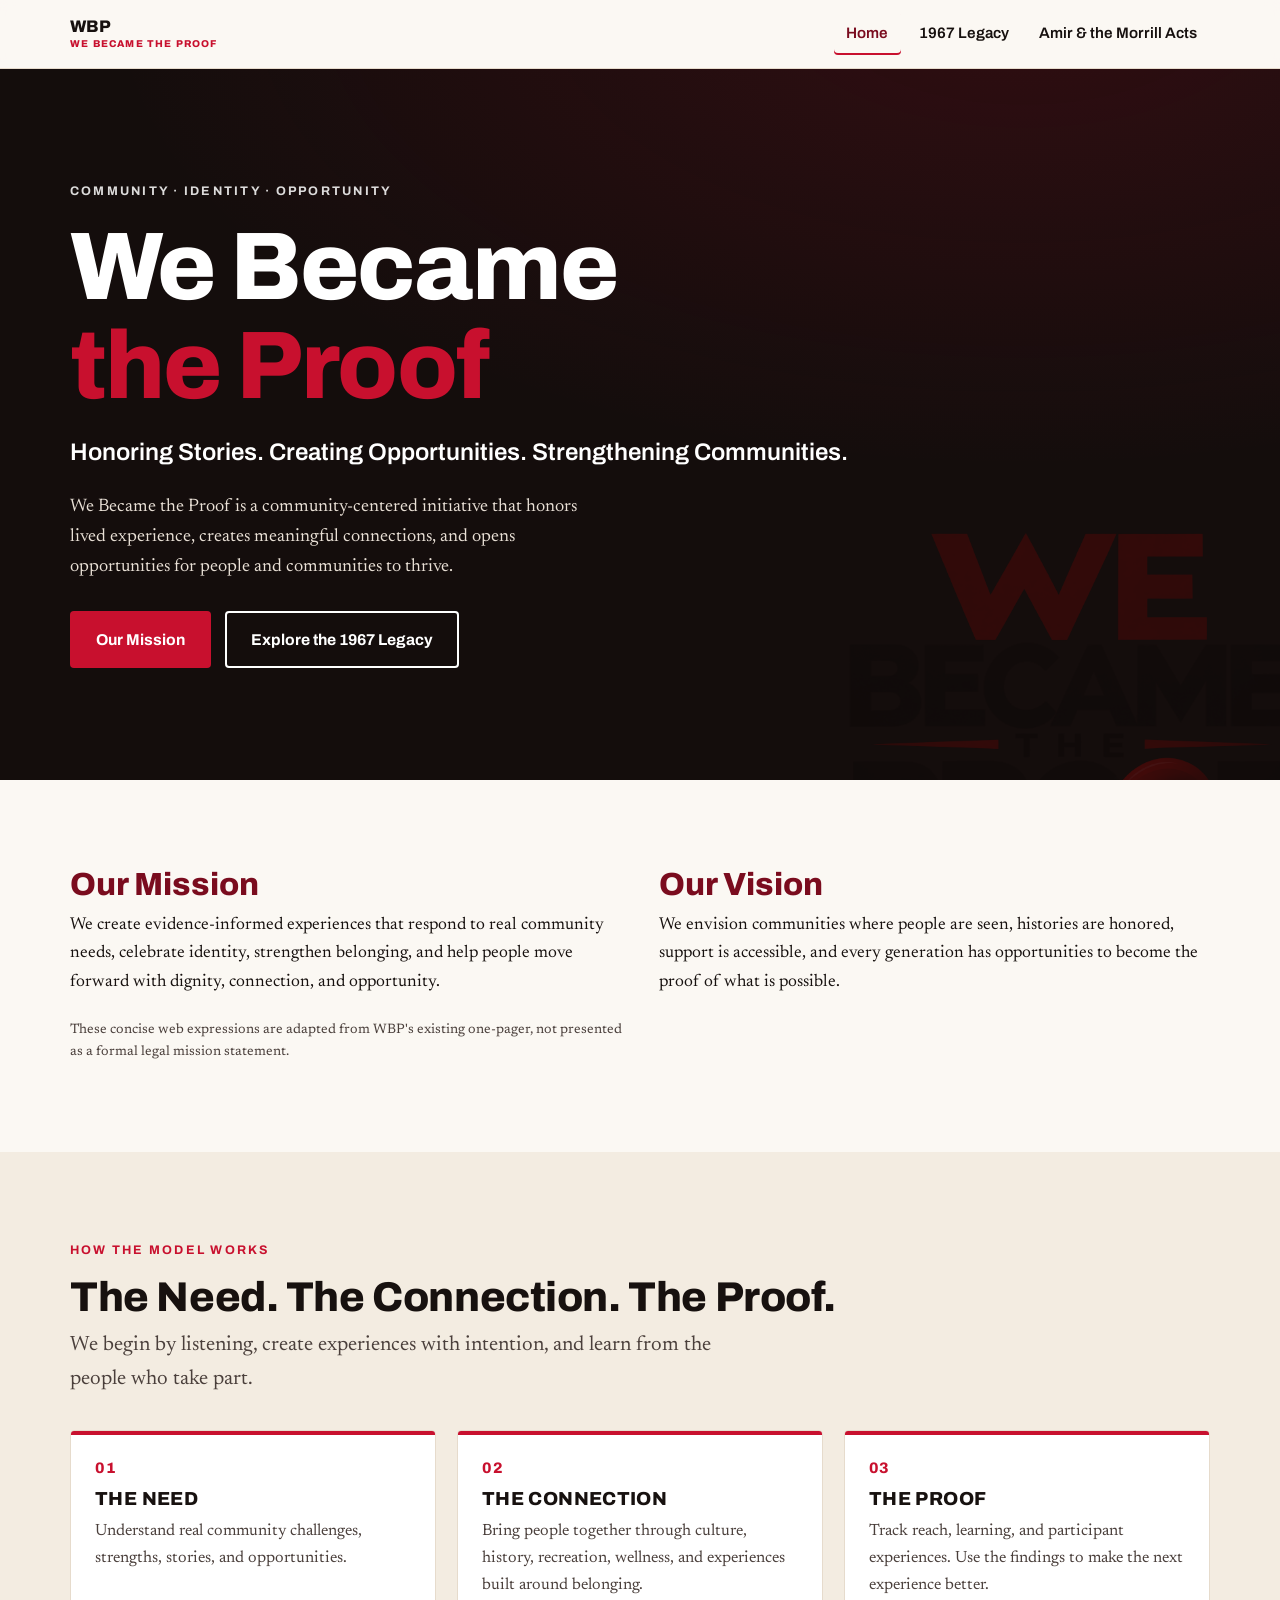
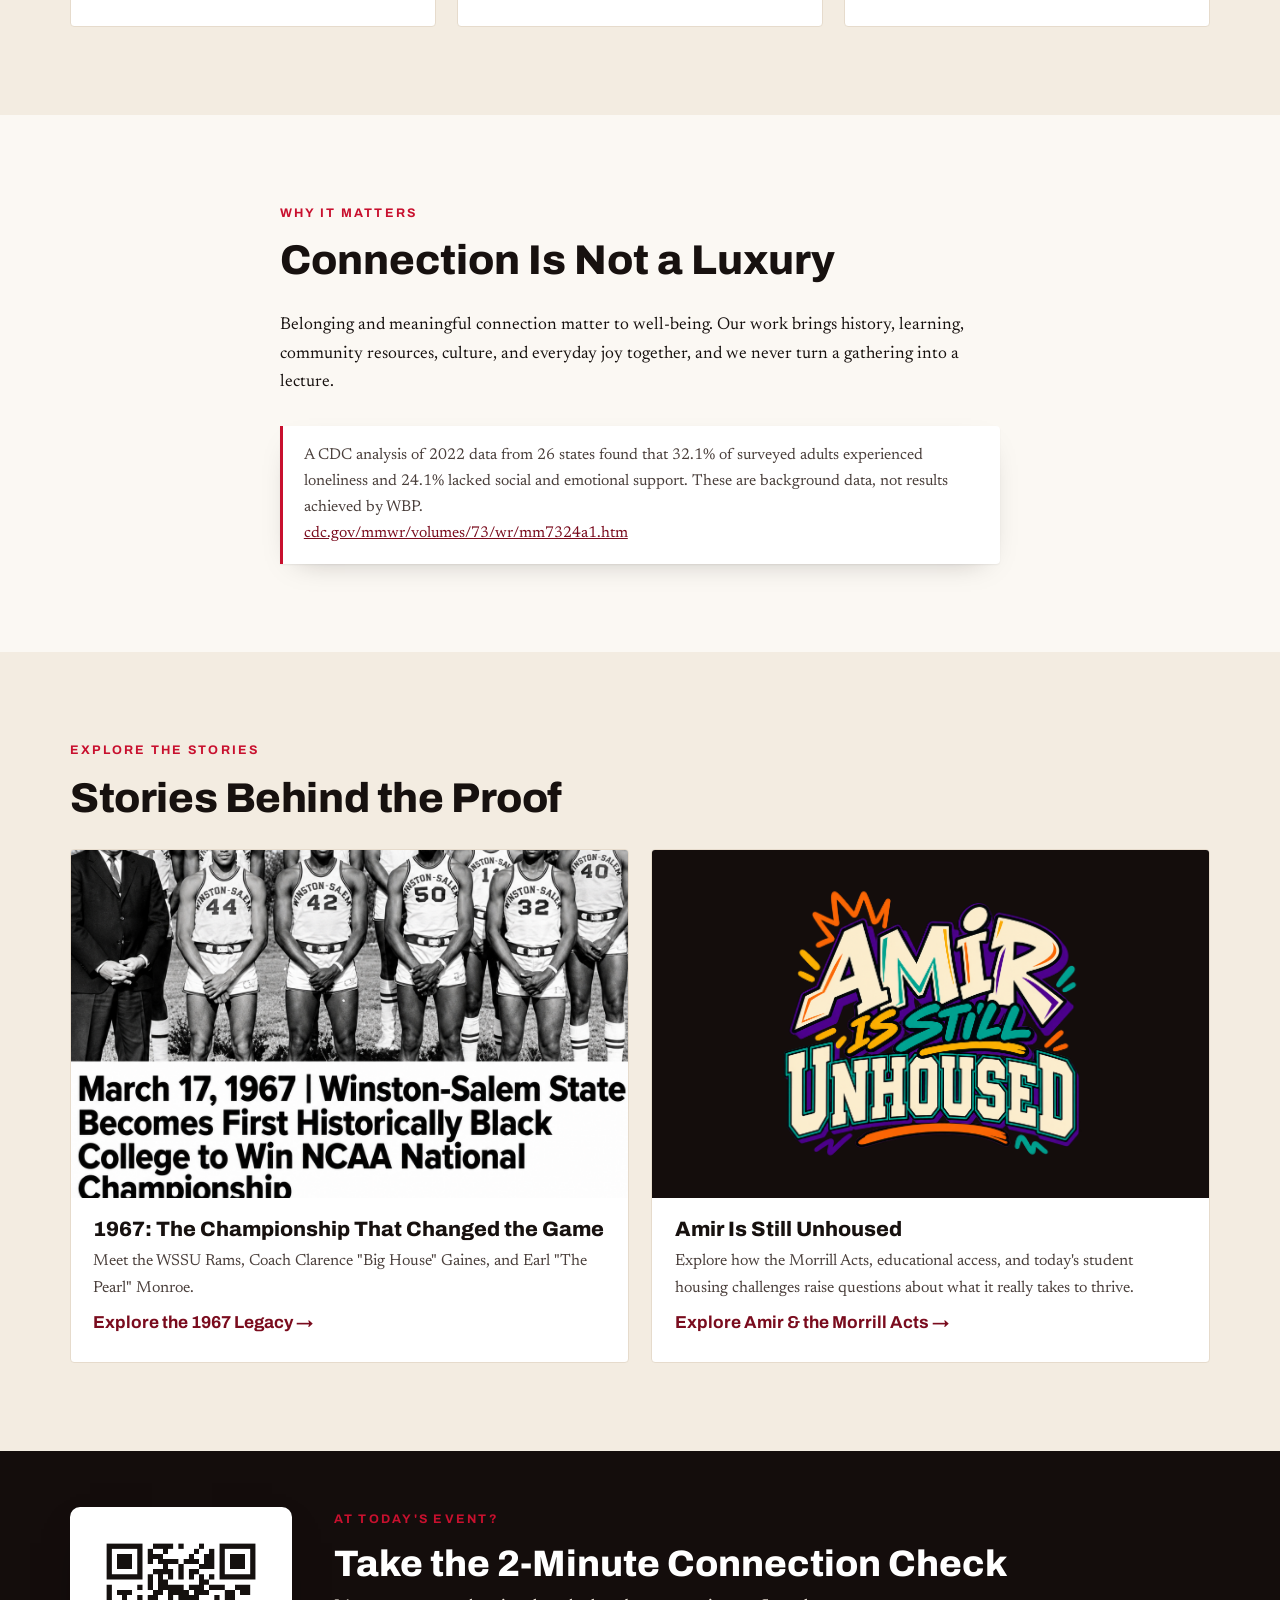
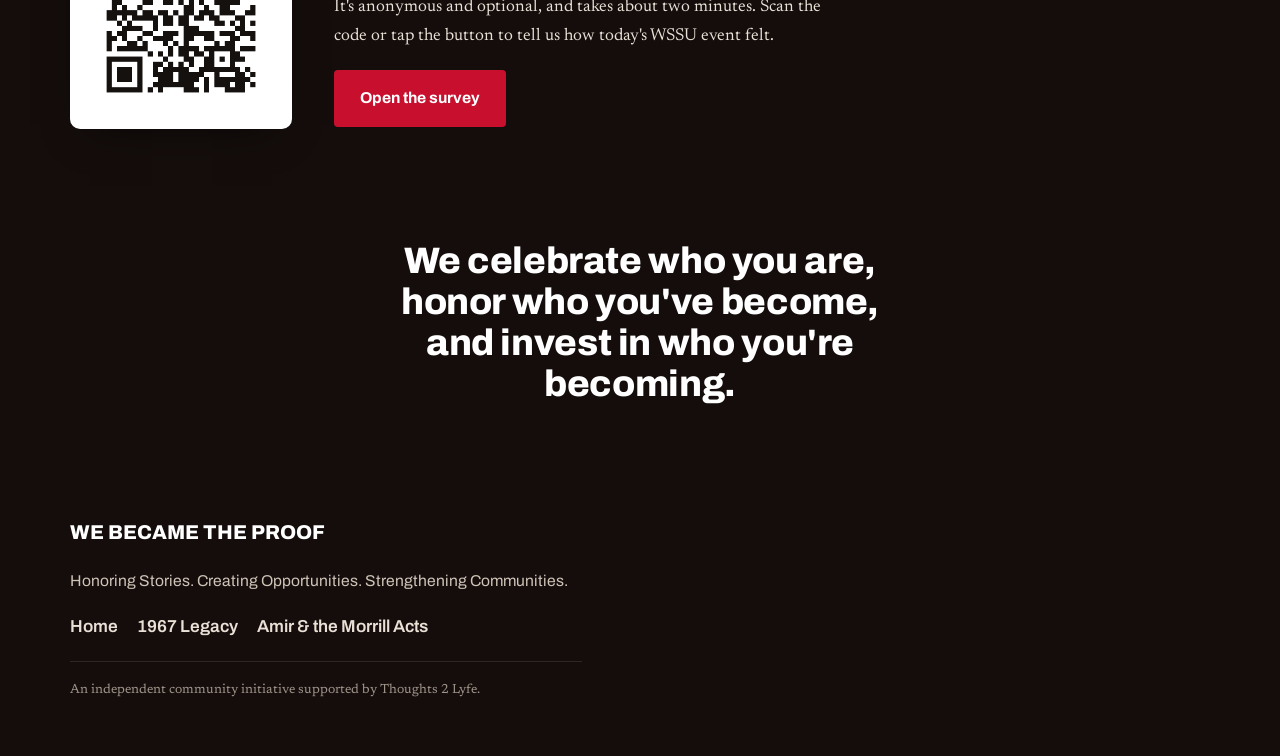
<file: index.html>
<!doctype html>
<html lang="en">
<head>
<meta charset="utf-8">
<meta name="viewport" content="width=device-width, initial-scale=1, viewport-fit=cover">
<title>We Became the Proof</title>
<meta name="description" content="We Became the Proof is a community-centered initiative that honors lived experience, creates meaningful connections, and opens opportunities for people and communities to thrive.">
<meta property="og:title" content="We Became the Proof">
<meta property="og:description" content="Honoring Stories. Creating Opportunities. Strengthening Communities.">
<meta property="og:type" content="website">
<link rel="icon" href="/favicon.ico" sizes="any">
<link rel="icon" href="/favicon.svg" type="image/svg+xml">
<link rel="apple-touch-icon" href="/apple-touch-icon.png">
<link rel="preconnect" href="https://fonts.googleapis.com">
<link rel="preconnect" href="https://fonts.gstatic.com" crossorigin>
<link rel="stylesheet" href="https://fonts.googleapis.com/css2?family=Archivo:wght@500;600;700;800&family=Newsreader:ital,opsz,wght@0,6..72,400;0,6..72,500;0,6..72,600;1,6..72,400&display=swap">
<link rel="stylesheet" href="styles.css">
</head>
<body>
<a class="skip" href="#main">Skip to content</a>

<header class="site-header">
  <div class="wrap nav">
    <a class="brand" href="index.html" aria-label="We Became the Proof home">
      <!-- When the official transparent logo is available, uncomment:
      <img src="assets/WBP_Official_Transparent_Logo.png" alt="We Became the Proof logo"> -->
      <span class="brand-mark">WBP<small>We Became the Proof</small></span>
    </a>
    <button class="nav-toggle" aria-expanded="false" aria-controls="nav-links">
      <span class="bars" aria-hidden="true"></span> Menu
    </button>
    <ul class="nav-links" id="nav-links">
      <li><a href="index.html" aria-current="page">Home</a></li>
      <li><a href="1967.html">1967 Legacy</a></li>
      <li><a href="amir.html">Amir &amp; the Morrill Acts</a></li>
    </ul>
  </div>
</header>

<main id="main">

  <!-- HERO -->
  <section class="hero">
    <img class="hero-mark" src="assets/WBP_Wordmark_Dark.png" alt="" aria-hidden="true">
    <div class="wrap">
      <p class="eyebrow">Community · Identity · Opportunity</p>
      <h1>We Became <span class="accent">the Proof</span></h1>
      <p class="sub">Honoring Stories. Creating Opportunities. Strengthening Communities.</p>
      <p class="hero-text">We Became the Proof is a community-centered initiative that honors lived experience, creates meaningful connections, and opens opportunities for people and communities to thrive.</p>
      <div class="cta-row">
        <a class="btn" href="#mission"><span>Our Mission</span></a>
        <a class="btn-ghost" href="1967.html"><span>Explore the 1967 Legacy</span></a>
      </div>
    </div>
  </section>

  <!-- MISSION / VISION -->
  <section class="section" id="mission">
    <div class="wrap two-col">
      <div class="statement">
        <h2>Our Mission</h2>
        <p class="measure">We create evidence-informed experiences that respond to real community needs, celebrate identity, strengthen belonging, and help people move forward with dignity, connection, and opportunity.</p>
      </div>
      <div class="statement">
        <h2>Our Vision</h2>
        <p class="measure">We envision communities where people are seen, histories are honored, support is accessible, and every generation has opportunities to become the proof of what is possible.</p>
      </div>
    </div>
    <div class="wrap" style="margin-top:1.4rem">
      <p style="font-size:.85rem;color:var(--ink-soft);max-width:70ch">These concise web expressions are adapted from WBP's existing one-pager, not presented as a formal legal mission statement.</p>
    </div>
  </section>

  <!-- THE MODEL -->
  <section class="section band">
    <div class="wrap">
      <p class="eyebrow">How the model works</p>
      <h2 style="font-family:var(--font-display);font-weight:800;font-size:clamp(1.7rem,3.4vw,2.6rem);letter-spacing:-.01em;margin-bottom:.6rem">The Need. The Connection. The Proof.</h2>
      <p class="lede" style="margin-bottom:2rem">We begin by listening, create experiences with intention, and learn from the people who take part.</p>
      <div class="cards">
        <div class="card">
          <p class="num">01</p>
          <h3>The Need</h3>
          <p>Understand real community challenges, strengths, stories, and opportunities.</p>
        </div>
        <div class="card">
          <p class="num">02</p>
          <h3>The Connection</h3>
          <p>Bring people together through culture, history, recreation, wellness, and experiences built around belonging.</p>
        </div>
        <div class="card">
          <p class="num">03</p>
          <h3>The Proof</h3>
          <p>Track reach, learning, and participant experiences. Use the findings to make the next experience better.</p>
        </div>
      </div>
    </div>
  </section>

  <!-- WHY IT MATTERS -->
  <section class="section">
    <div class="wrap narrow stack-lg">
      <div>
        <p class="eyebrow">Why it matters</p>
        <h2 style="font-family:var(--font-display);font-weight:800;font-size:clamp(1.7rem,3.4vw,2.6rem)">Connection Is Not a Luxury</h2>
      </div>
      <p>Belonging and meaningful connection matter to well-being. Our work brings history, learning, community resources, culture, and everyday joy together, and we never turn a gathering into a lecture.</p>
      <div class="citation">
        A CDC analysis of 2022 data from 26 states found that 32.1% of surveyed adults experienced loneliness and 24.1% lacked social and emotional support. These are background data, not results achieved by WBP.
        <br><a href="https://www.cdc.gov/mmwr/volumes/73/wr/mm7324a1.htm" target="_blank" rel="noopener">cdc.gov/mmwr/volumes/73/wr/mm7324a1.htm</a>
      </div>
    </div>
  </section>

  <!-- STORIES -->
  <section class="section band">
    <div class="wrap">
      <p class="eyebrow">Explore the stories</p>
      <h2 style="font-family:var(--font-display);font-weight:800;font-size:clamp(1.7rem,3.4vw,2.6rem);margin-bottom:1.8rem">Stories Behind the Proof</h2>
      <div class="tiles">
        <a class="tile" href="1967.html">
          <div class="thumb"><img src="assets/1967_championship_restored.png" alt="The 1967 Winston-Salem State championship team"></div>
          <div class="body">
            <h3>1967: The Championship That Changed the Game</h3>
            <p>Meet the WSSU Rams, Coach Clarence "Big House" Gaines, and Earl "The Pearl" Monroe.</p>
            <span class="more">Explore the 1967 Legacy →</span>
          </div>
        </a>
        <a class="tile" href="amir.html">
          <div class="thumb" style="display:flex;align-items:center;justify-content:center"><img src="assets/amir-graffiti-logo.png" alt="Amir Is Still Unhoused" style="object-fit:contain;padding:1.4rem"></div>
          <div class="body">
            <h3>Amir Is Still Unhoused</h3>
            <p>Explore how the Morrill Acts, educational access, and today's student housing challenges raise questions about what it really takes to thrive.</p>
            <span class="more">Explore Amir &amp; the Morrill Acts →</span>
          </div>
        </a>
      </div>
    </div>
  </section>

  <!-- SURVEY / QR -->
  <section class="section--tight band-dark" id="survey">
    <div class="wrap survey-grid">
      <div class="qr-card"><img src="assets/survey-qr.png" alt="QR code linking to the We Became the Proof survey" width="190" height="190"></div>
      <div>
        <p class="eyebrow">At today's event?</p>
        <h2 style="color:#fff;font-family:var(--font-display);font-weight:800;font-size:clamp(1.6rem,3.2vw,2.3rem);margin-bottom:.6rem">Take the 2-Minute Connection Check</h2>
        <p style="color:#E9E0D6;max-width:50ch;margin-bottom:1.2rem">It's anonymous and optional, and takes about two minutes. Scan the code or tap the button to tell us how today's WSSU event felt.</p>
        <a class="btn" id="survey-link" href="survey.html"><span>Open the survey</span></a>
      </div>
    </div>
  </section>

  <!-- CLOSING -->
  <section class="section--tight band-dark closing">
    <div class="wrap">
      <p>We celebrate who you are, honor who you've become, and invest in who you're becoming.</p>
    </div>
  </section>

</main>

<footer class="site-footer">
  <div class="wrap">
    <div class="f-brand">We Became the Proof</div>
    <p class="tagline">Honoring Stories. Creating Opportunities. Strengthening Communities.</p>
    <nav aria-label="Footer">
      <a href="index.html">Home</a>
      <a href="1967.html">1967 Legacy</a>
      <a href="amir.html">Amir &amp; the Morrill Acts</a>
    </nav>
    <p class="note">An independent community initiative supported by Thoughts 2 Lyfe.</p>
  </div>
</footer>

<script>
(function(){
  var t=document.querySelector('.nav-toggle'), l=document.getElementById('nav-links');
  function sync(){ if(window.matchMedia('(max-width:820px)').matches){ l.hidden = t.getAttribute('aria-expanded')!=='true'; } else { l.hidden=false; } }
  t.addEventListener('click',function(){ var open=t.getAttribute('aria-expanded')==='true'; t.setAttribute('aria-expanded',String(!open)); l.hidden=open; });
  window.addEventListener('resize',sync); sync();
})();
</script>
</body>
</html>
</file>
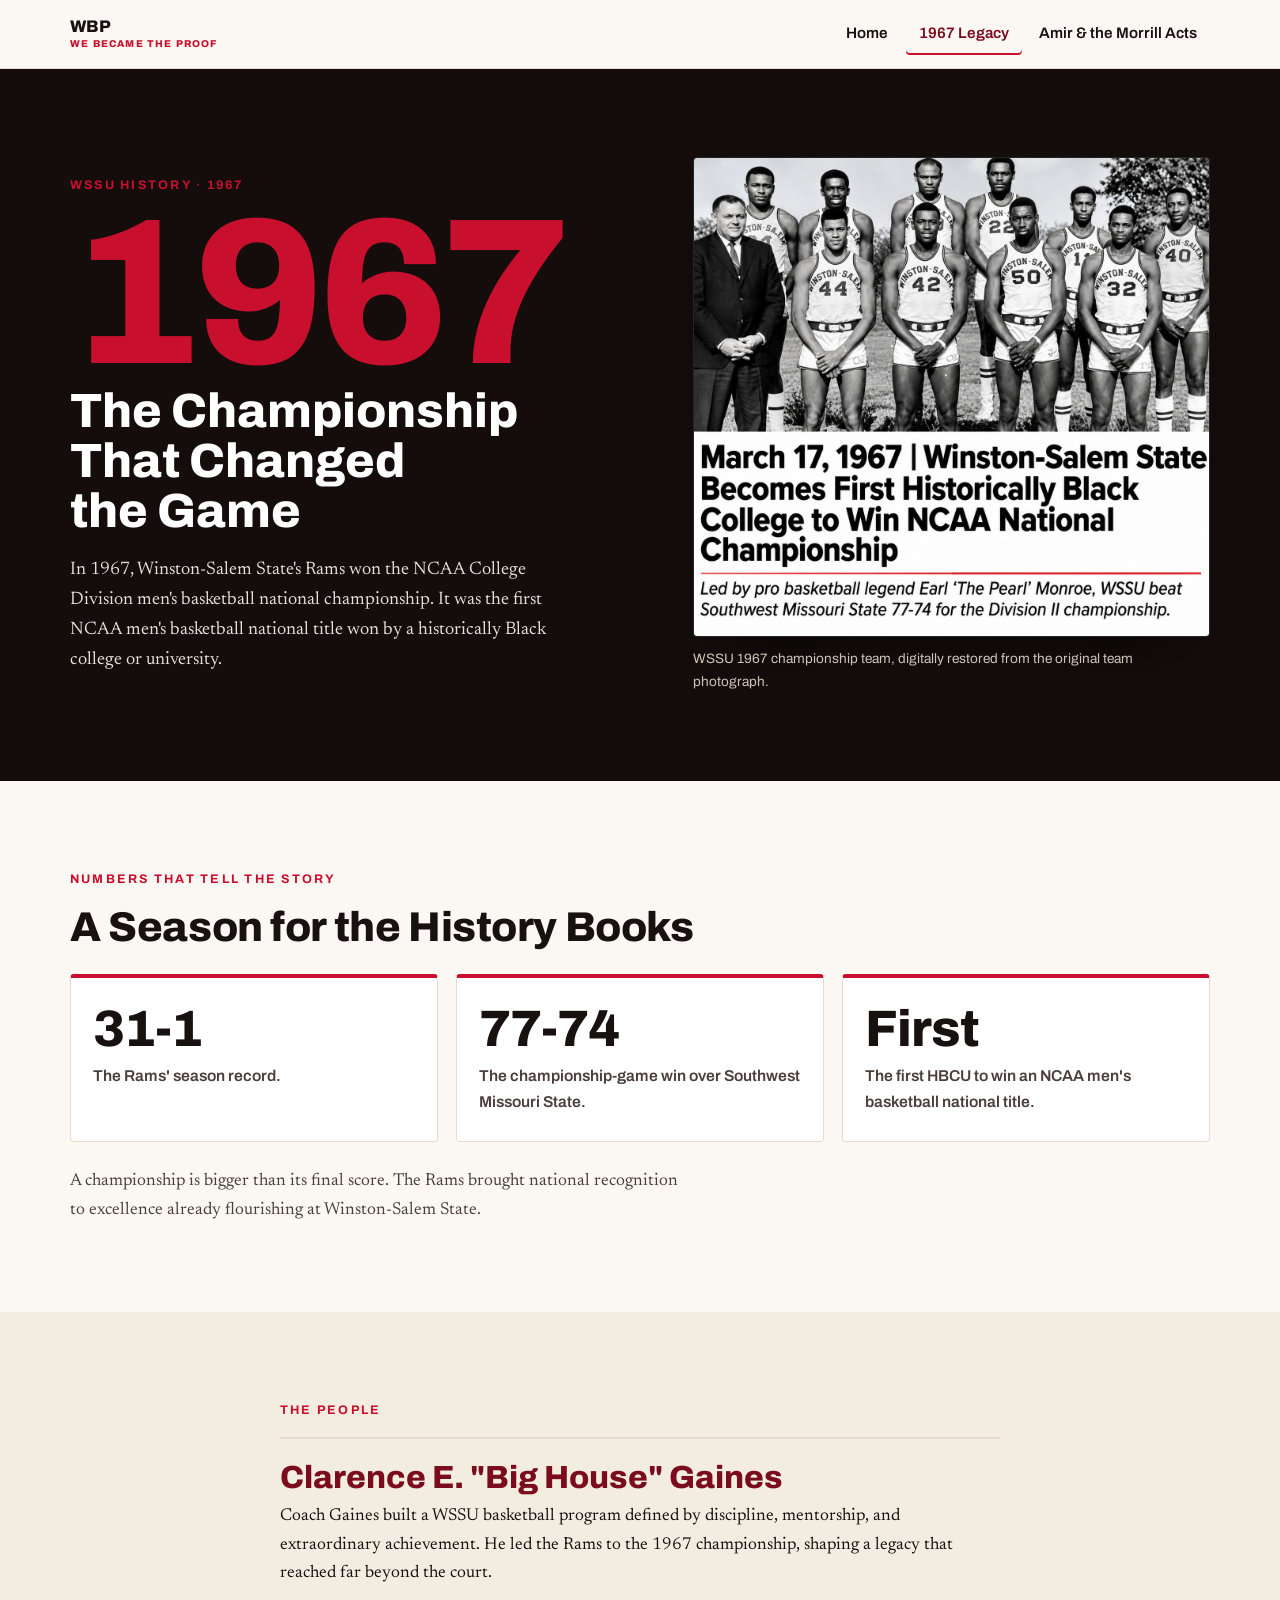
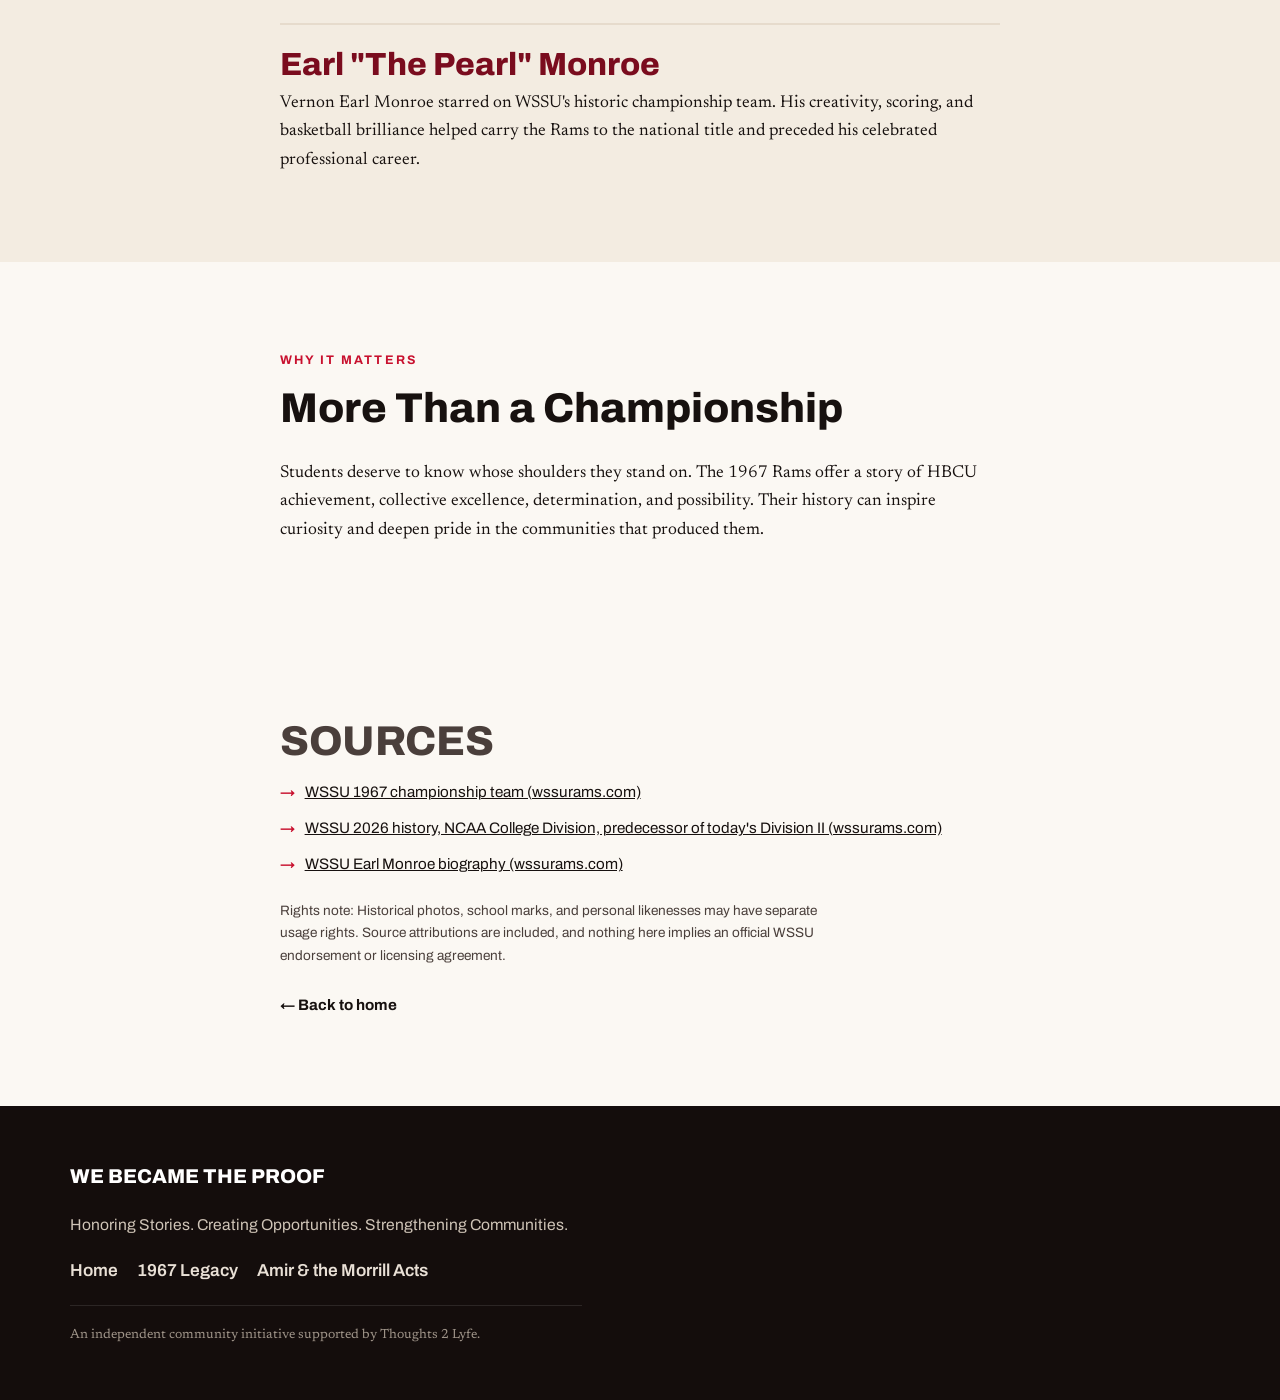
<file: 1967.html>
<!doctype html>
<html lang="en">
<head>
<meta charset="utf-8">
<meta name="viewport" content="width=device-width, initial-scale=1, viewport-fit=cover">
<title>The 1967 Championship That Changed the Game</title>
<meta name="description" content="In 1967, Winston-Salem State's Rams became the first HBCU to win an NCAA men's basketball national title. The story of Coach Gaines, Earl Monroe, and a history worth teaching.">
<meta property="og:title" content="1967: The Championship That Changed the Game">
<meta property="og:description" content="The first NCAA men's basketball national title won by a historically Black college or university.">
<meta property="og:type" content="article">
<link rel="icon" href="/favicon.ico" sizes="any">
<link rel="icon" href="/favicon.svg" type="image/svg+xml">
<link rel="apple-touch-icon" href="/apple-touch-icon.png">
<link rel="preconnect" href="https://fonts.googleapis.com">
<link rel="preconnect" href="https://fonts.gstatic.com" crossorigin>
<link rel="stylesheet" href="https://fonts.googleapis.com/css2?family=Archivo:wght@500;600;700;800&family=Newsreader:ital,opsz,wght@0,6..72,400;0,6..72,500;0,6..72,600;1,6..72,400&display=swap">
<link rel="stylesheet" href="styles.css">
</head>
<body>
<a class="skip" href="#main">Skip to content</a>

<header class="site-header">
  <div class="wrap nav">
    <a class="brand" href="index.html" aria-label="We Became the Proof home">
      <span class="brand-mark">WBP<small>We Became the Proof</small></span>
    </a>
    <button class="nav-toggle" aria-expanded="false" aria-controls="nav-links">
      <span class="bars" aria-hidden="true"></span> Menu
    </button>
    <ul class="nav-links" id="nav-links">
      <li><a href="index.html">Home</a></li>
      <li><a href="1967.html" aria-current="page">1967 Legacy</a></li>
      <li><a href="amir.html">Amir &amp; the Morrill Acts</a></li>
    </ul>
  </div>
</header>

<main id="main">

  <!-- HERO -->
  <section class="feature-hero band-dark">
    <div class="wrap section split">
      <div>
        <p class="eyebrow">WSSU History · 1967</p>
        <p class="display-year">1967</p>
        <h1 style="color:#fff;font-weight:800;font-size:clamp(1.9rem,4vw,3rem);margin:.6rem 0 1.1rem;max-width:18ch">The Championship That Changed the Game</h1>
        <p style="color:#E9E0D6;font-size:1.14rem;max-width:52ch">In 1967, Winston-Salem State's Rams won the NCAA College Division men's basketball national championship. It was the first NCAA men's basketball national title won by a historically Black college or university.</p>
      </div>
      <figure style="margin:0">
        <div class="frame"><img src="assets/1967_championship_restored.png" alt="The 1967 Winston-Salem State championship team, with Coach Clarence Gaines at left"></div>
        <figcaption>WSSU 1967 championship team, digitally restored from the original team photograph.</figcaption>
      </figure>
    </div>
  </section>

  <!-- STATS -->
  <section class="section">
    <div class="wrap">
      <p class="eyebrow">Numbers that tell the story</p>
      <h2 style="font-family:var(--font-display);font-weight:800;font-size:clamp(1.7rem,3.4vw,2.6rem);margin-bottom:1.6rem">A Season for the History Books</h2>
      <div class="stats">
        <div class="stat"><div class="fig">31-1</div><div class="label">The Rams' season record.</div></div>
        <div class="stat"><div class="fig">77-74</div><div class="label">The championship-game win over Southwest Missouri State.</div></div>
        <div class="stat"><div class="fig">First</div><div class="label">The first HBCU to win an NCAA men's basketball national title.</div></div>
      </div>
      <p class="measure" style="margin-top:1.6rem;color:var(--ink-soft)">A championship is bigger than its final score. The Rams brought national recognition to excellence already flourishing at Winston-Salem State.</p>
    </div>
  </section>

  <!-- PEOPLE -->
  <section class="section band">
    <div class="wrap narrow">
      <p class="eyebrow">The people</p>
      <div class="people">
        <div class="person">
          <h3>Clarence E. "Big House" Gaines</h3>
          <p>Coach Gaines built a WSSU basketball program defined by discipline, mentorship, and extraordinary achievement. He led the Rams to the 1967 championship, shaping a legacy that reached far beyond the court.</p>
        </div>
        <div class="person">
          <h3>Earl "The Pearl" Monroe</h3>
          <p>Vernon Earl Monroe starred on WSSU's historic championship team. His creativity, scoring, and basketball brilliance helped carry the Rams to the national title and preceded his celebrated professional career.</p>
        </div>
      </div>
    </div>
  </section>

  <!-- WHY IT MATTERS -->
  <section class="section">
    <div class="wrap narrow stack-lg">
      <div>
        <p class="eyebrow">Why it matters</p>
        <h2 style="font-family:var(--font-display);font-weight:800;font-size:clamp(1.7rem,3.4vw,2.6rem)">More Than a Championship</h2>
      </div>
      <p>Students deserve to know whose shoulders they stand on. The 1967 Rams offer a story of HBCU achievement, collective excellence, determination, and possibility. Their history can inspire curiosity and deepen pride in the communities that produced them.</p>
    </div>
  </section>

  <!-- SOURCES -->
  <section class="section sources">
    <div class="wrap narrow">
      <h2>Sources</h2>
      <ul>
        <li><a href="https://wssurams.com/honors/c-e-big-house-gaines-hall-of-fame/1967-ncaa-championship-basketball-team/107" target="_blank" rel="noopener">WSSU 1967 championship team (wssurams.com)</a></li>
        <li><a href="https://wssurams.com/news/2026/8/6/general-wssu-to-induct-2026-clarence-e-big-house-gaines-athletic-hall-of-fame-class.aspx" target="_blank" rel="noopener">WSSU 2026 history, NCAA College Division, predecessor of today's Division II (wssurams.com)</a></li>
        <li><a href="https://wssurams.com/sports/2022/4/11/about-hall-of-fame-Hall-of-Fame-Bios-Earl-Monroe-Bio.aspx" target="_blank" rel="noopener">WSSU Earl Monroe biography (wssurams.com)</a></li>
      </ul>
      <p class="rights">Rights note: Historical photos, school marks, and personal likenesses may have separate usage rights. Source attributions are included, and nothing here implies an official WSSU endorsement or licensing agreement.</p>
      <p style="margin-top:1.6rem"><a class="back-home" href="index.html">← Back to home</a></p>
    </div>
  </section>

</main>

<footer class="site-footer">
  <div class="wrap">
    <div class="f-brand">We Became the Proof</div>
    <p class="tagline">Honoring Stories. Creating Opportunities. Strengthening Communities.</p>
    <nav aria-label="Footer">
      <a href="index.html">Home</a>
      <a href="1967.html">1967 Legacy</a>
      <a href="amir.html">Amir &amp; the Morrill Acts</a>
    </nav>
    <p class="note">An independent community initiative supported by Thoughts 2 Lyfe.</p>
  </div>
</footer>

<script>
(function(){
  var t=document.querySelector('.nav-toggle'), l=document.getElementById('nav-links');
  function sync(){ if(window.matchMedia('(max-width:820px)').matches){ l.hidden = t.getAttribute('aria-expanded')!=='true'; } else { l.hidden=false; } }
  t.addEventListener('click',function(){ var open=t.getAttribute('aria-expanded')==='true'; t.setAttribute('aria-expanded',String(!open)); l.hidden=open; });
  window.addEventListener('resize',sync); sync();
})();
</script>
</body>
</html>
</file>
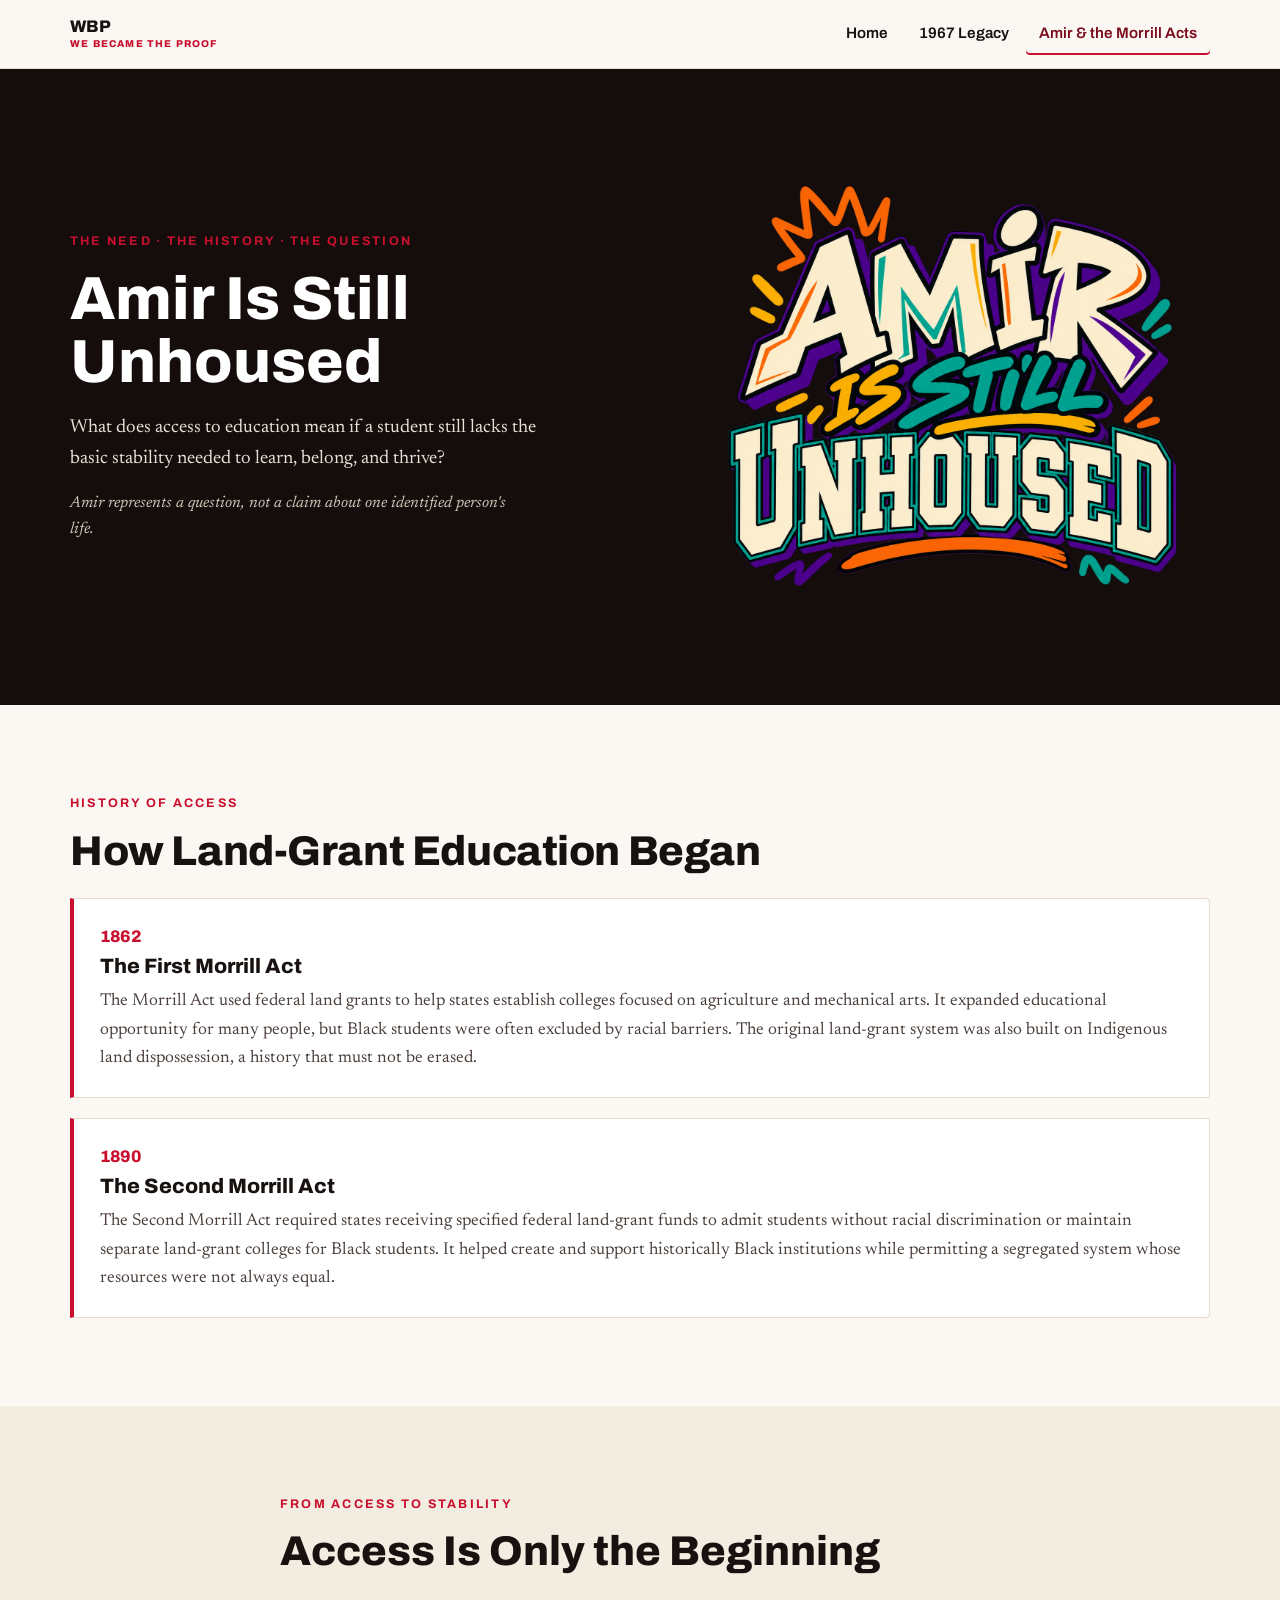
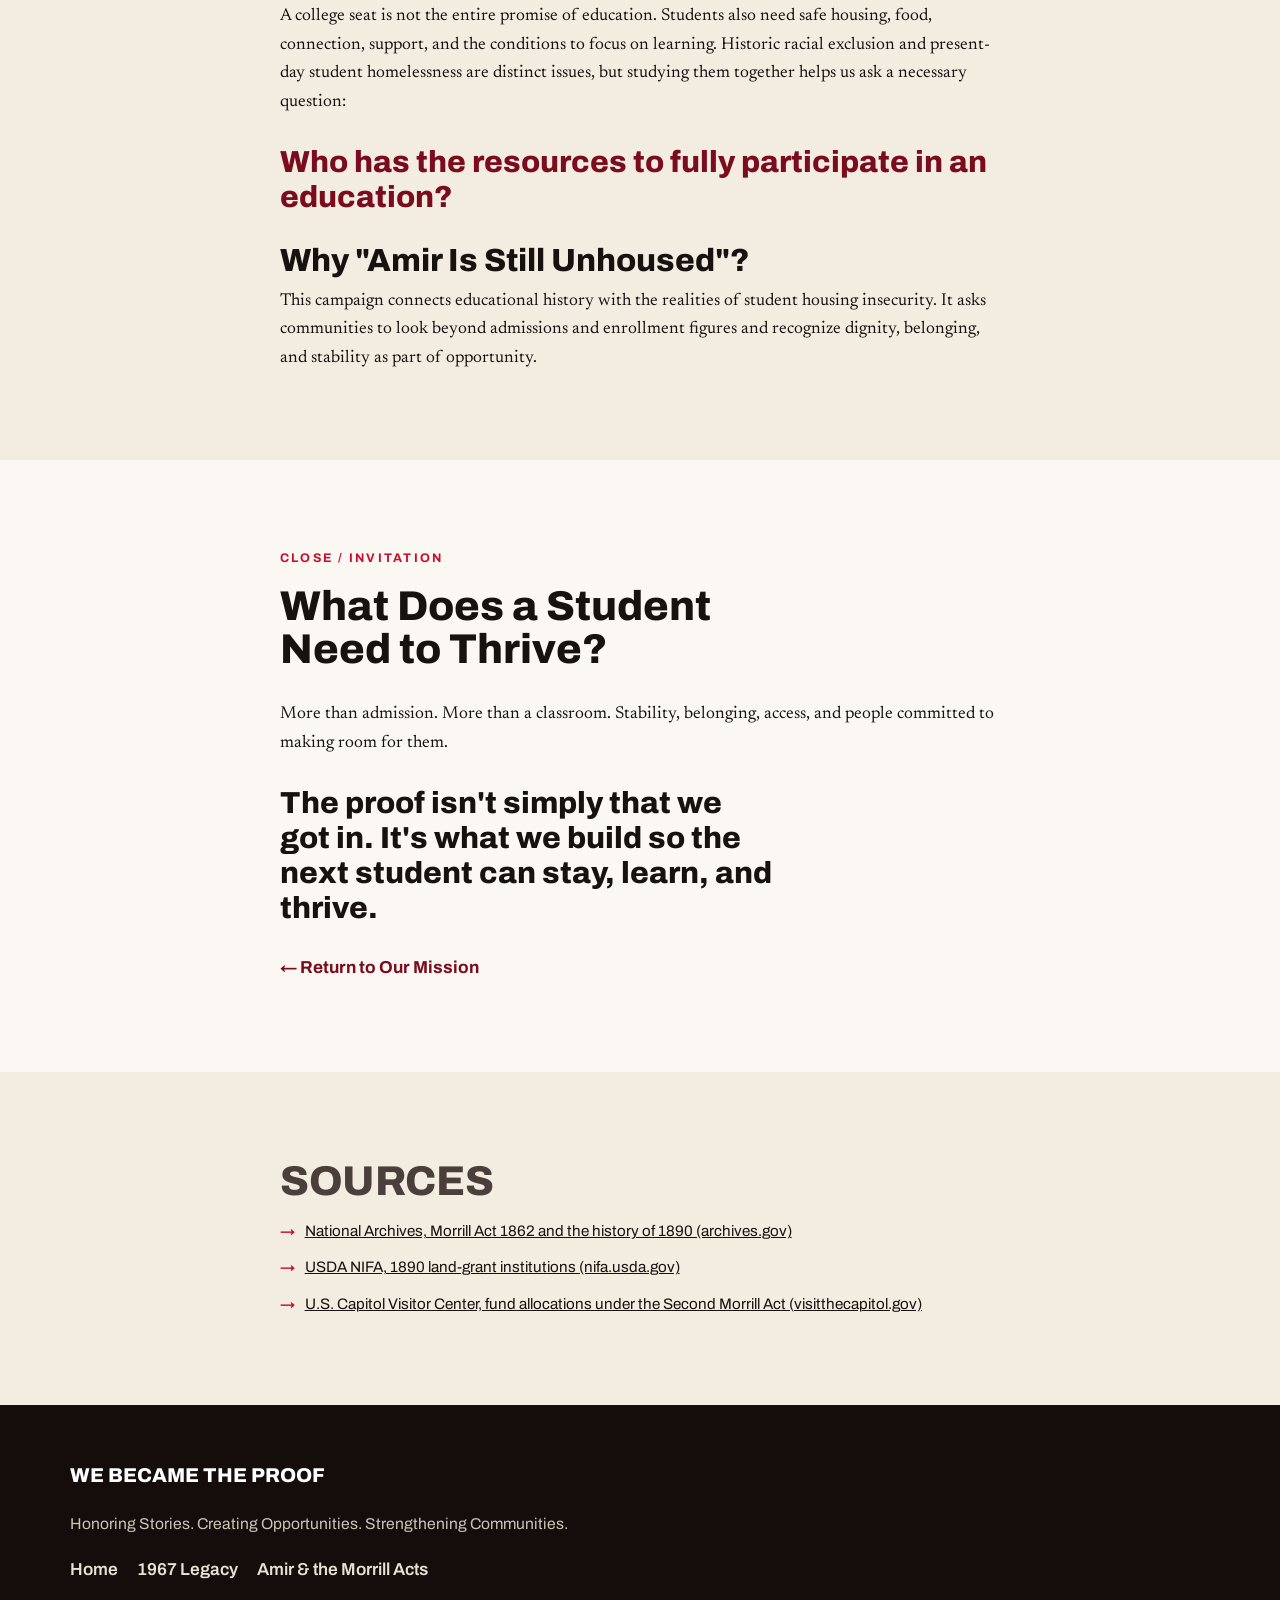
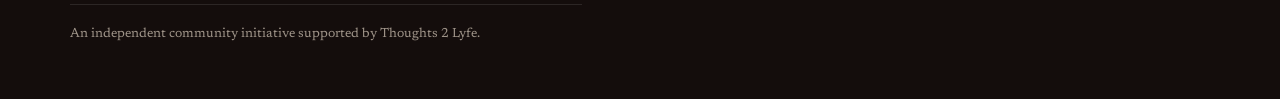
<file: amir.html>
<!doctype html>
<html lang="en">
<head>
<meta charset="utf-8">
<meta name="viewport" content="width=device-width, initial-scale=1, viewport-fit=cover">
<title>Amir Is Still Unhoused</title>
<meta name="description" content="What does access to education mean if a student still lacks the stability needed to learn, belong, and thrive? The Morrill Acts, educational access, and student housing insecurity.">
<meta property="og:title" content="Amir Is Still Unhoused and the Morrill Acts">
<meta property="og:description" content="The Need. The History. The Question. Connecting educational history with the realities of student housing insecurity.">
<meta property="og:type" content="article">
<link rel="icon" href="/favicon.ico" sizes="any">
<link rel="icon" href="/favicon.svg" type="image/svg+xml">
<link rel="apple-touch-icon" href="/apple-touch-icon.png">
<link rel="preconnect" href="https://fonts.googleapis.com">
<link rel="preconnect" href="https://fonts.gstatic.com" crossorigin>
<link rel="stylesheet" href="https://fonts.googleapis.com/css2?family=Archivo:wght@500;600;700;800&family=Newsreader:ital,opsz,wght@0,6..72,400;0,6..72,500;0,6..72,600;1,6..72,400&display=swap">
<link rel="stylesheet" href="styles.css">
</head>
<body>
<a class="skip" href="#main">Skip to content</a>

<header class="site-header">
  <div class="wrap nav">
    <a class="brand" href="index.html" aria-label="We Became the Proof home">
      <span class="brand-mark">WBP<small>We Became the Proof</small></span>
    </a>
    <button class="nav-toggle" aria-expanded="false" aria-controls="nav-links">
      <span class="bars" aria-hidden="true"></span> Menu
    </button>
    <ul class="nav-links" id="nav-links">
      <li><a href="index.html">Home</a></li>
      <li><a href="1967.html">1967 Legacy</a></li>
      <li><a href="amir.html" aria-current="page">Amir &amp; the Morrill Acts</a></li>
    </ul>
  </div>
</header>

<main id="main">

  <!-- HERO -->
  <section class="feature-hero band-dark">
    <div class="wrap section split">
      <div>
        <p class="eyebrow">The Need · The History · The Question</p>
        <h1 style="color:#fff;font-weight:800;font-size:clamp(2.1rem,6vw,3.8rem);margin:0 0 1.1rem">Amir Is Still Unhoused</h1>
        <p style="color:#E9E0D6;font-size:1.18rem;max-width:50ch;margin-bottom:1rem">What does access to education mean if a student still lacks the basic stability needed to learn, belong, and thrive?</p>
        <p style="color:#CFC4B7;font-size:1rem;max-width:50ch"><em>Amir represents a question, not a claim about one identified person's life.</em></p>
      </div>
      <div style="display:flex;align-items:center;justify-content:center">
        <img src="assets/amir-graffiti-logo.png" alt="Amir Is Still Unhoused campaign artwork" style="max-width:min(100%,460px)">
      </div>
    </div>
  </section>

  <!-- HISTORY -->
  <section class="section">
    <div class="wrap">
      <p class="eyebrow">History of access</p>
      <h2 style="font-family:var(--font-display);font-weight:800;font-size:clamp(1.7rem,3.4vw,2.6rem);margin-bottom:1.6rem">How Land-Grant Education Began</h2>
      <div class="timeline">
        <div class="event">
          <p class="year">1862</p>
          <h3>The First Morrill Act</h3>
          <p>The Morrill Act used federal land grants to help states establish colleges focused on agriculture and mechanical arts. It expanded educational opportunity for many people, but Black students were often excluded by racial barriers. The original land-grant system was also built on Indigenous land dispossession, a history that must not be erased.</p>
        </div>
        <div class="event">
          <p class="year">1890</p>
          <h3>The Second Morrill Act</h3>
          <p>The Second Morrill Act required states receiving specified federal land-grant funds to admit students without racial discrimination or maintain separate land-grant colleges for Black students. It helped create and support historically Black institutions while permitting a segregated system whose resources were not always equal.</p>
        </div>
      </div>
    </div>
  </section>

  <!-- ACCESS TO STABILITY -->
  <section class="section band">
    <div class="wrap narrow stack-lg">
      <div>
        <p class="eyebrow">From access to stability</p>
        <h2 style="font-family:var(--font-display);font-weight:800;font-size:clamp(1.7rem,3.4vw,2.6rem)">Access Is Only the Beginning</h2>
      </div>
      <p>A college seat is not the entire promise of education. Students also need safe housing, food, connection, support, and the conditions to focus on learning. Historic racial exclusion and present-day student homelessness are distinct issues, but studying them together helps us ask a necessary question:</p>
      <p style="font-family:var(--font-display);font-weight:800;font-size:clamp(1.3rem,3vw,1.9rem);color:var(--red-deep);line-height:1.15">Who has the resources to fully participate in an education?</p>
      <div>
        <h2 style="font-family:var(--font-display);font-weight:800;font-size:clamp(1.4rem,2.6vw,2rem);margin-bottom:.6rem">Why "Amir Is Still Unhoused"?</h2>
        <p>This campaign connects educational history with the realities of student housing insecurity. It asks communities to look beyond admissions and enrollment figures and recognize dignity, belonging, and stability as part of opportunity.</p>
      </div>
    </div>
  </section>

  <!-- CLOSE -->
  <section class="section">
    <div class="wrap narrow stack-lg">
      <div>
        <p class="eyebrow">Close / invitation</p>
        <h2 style="font-family:var(--font-display);font-weight:800;font-size:clamp(1.7rem,3.4vw,2.6rem)">What Does a Student Need to Thrive?</h2>
      </div>
      <p>More than admission. More than a classroom. Stability, belonging, access, and people committed to making room for them.</p>
      <p style="font-family:var(--font-display);font-weight:800;font-size:clamp(1.3rem,3vw,1.9rem);line-height:1.15;max-width:26ch">The proof isn't simply that we got in. It's what we build so the next student can stay, learn, and thrive.</p>
      <p><a class="back-home" href="index.html">← Return to Our Mission</a></p>
    </div>
  </section>

  <!-- SOURCES -->
  <section class="section band sources">
    <div class="wrap narrow">
      <h2>Sources</h2>
      <ul>
        <li><a href="https://www.archives.gov/milestone-documents/morrill-act" target="_blank" rel="noopener">National Archives, Morrill Act 1862 and the history of 1890 (archives.gov)</a></li>
        <li><a href="https://www.nifa.usda.gov/grants/programs/1890-land-grant-institutions-programs" target="_blank" rel="noopener">USDA NIFA, 1890 land-grant institutions (nifa.usda.gov)</a></li>
        <li><a href="https://www.visitthecapitol.gov/artifact/division-agricultural-fund-between-white-and-colored-schools-1892-93" target="_blank" rel="noopener">U.S. Capitol Visitor Center, fund allocations under the Second Morrill Act (visitthecapitol.gov)</a></li>
      </ul>
    </div>
  </section>

</main>

<footer class="site-footer">
  <div class="wrap">
    <div class="f-brand">We Became the Proof</div>
    <p class="tagline">Honoring Stories. Creating Opportunities. Strengthening Communities.</p>
    <nav aria-label="Footer">
      <a href="index.html">Home</a>
      <a href="1967.html">1967 Legacy</a>
      <a href="amir.html">Amir &amp; the Morrill Acts</a>
    </nav>
    <p class="note">An independent community initiative supported by Thoughts 2 Lyfe.</p>
  </div>
</footer>

<script>
(function(){
  var t=document.querySelector('.nav-toggle'), l=document.getElementById('nav-links');
  function sync(){ if(window.matchMedia('(max-width:820px)').matches){ l.hidden = t.getAttribute('aria-expanded')!=='true'; } else { l.hidden=false; } }
  t.addEventListener('click',function(){ var open=t.getAttribute('aria-expanded')==='true'; t.setAttribute('aria-expanded',String(!open)); l.hidden=open; });
  window.addEventListener('resize',sync); sync();
})();
</script>
</body>
</html>
</file>
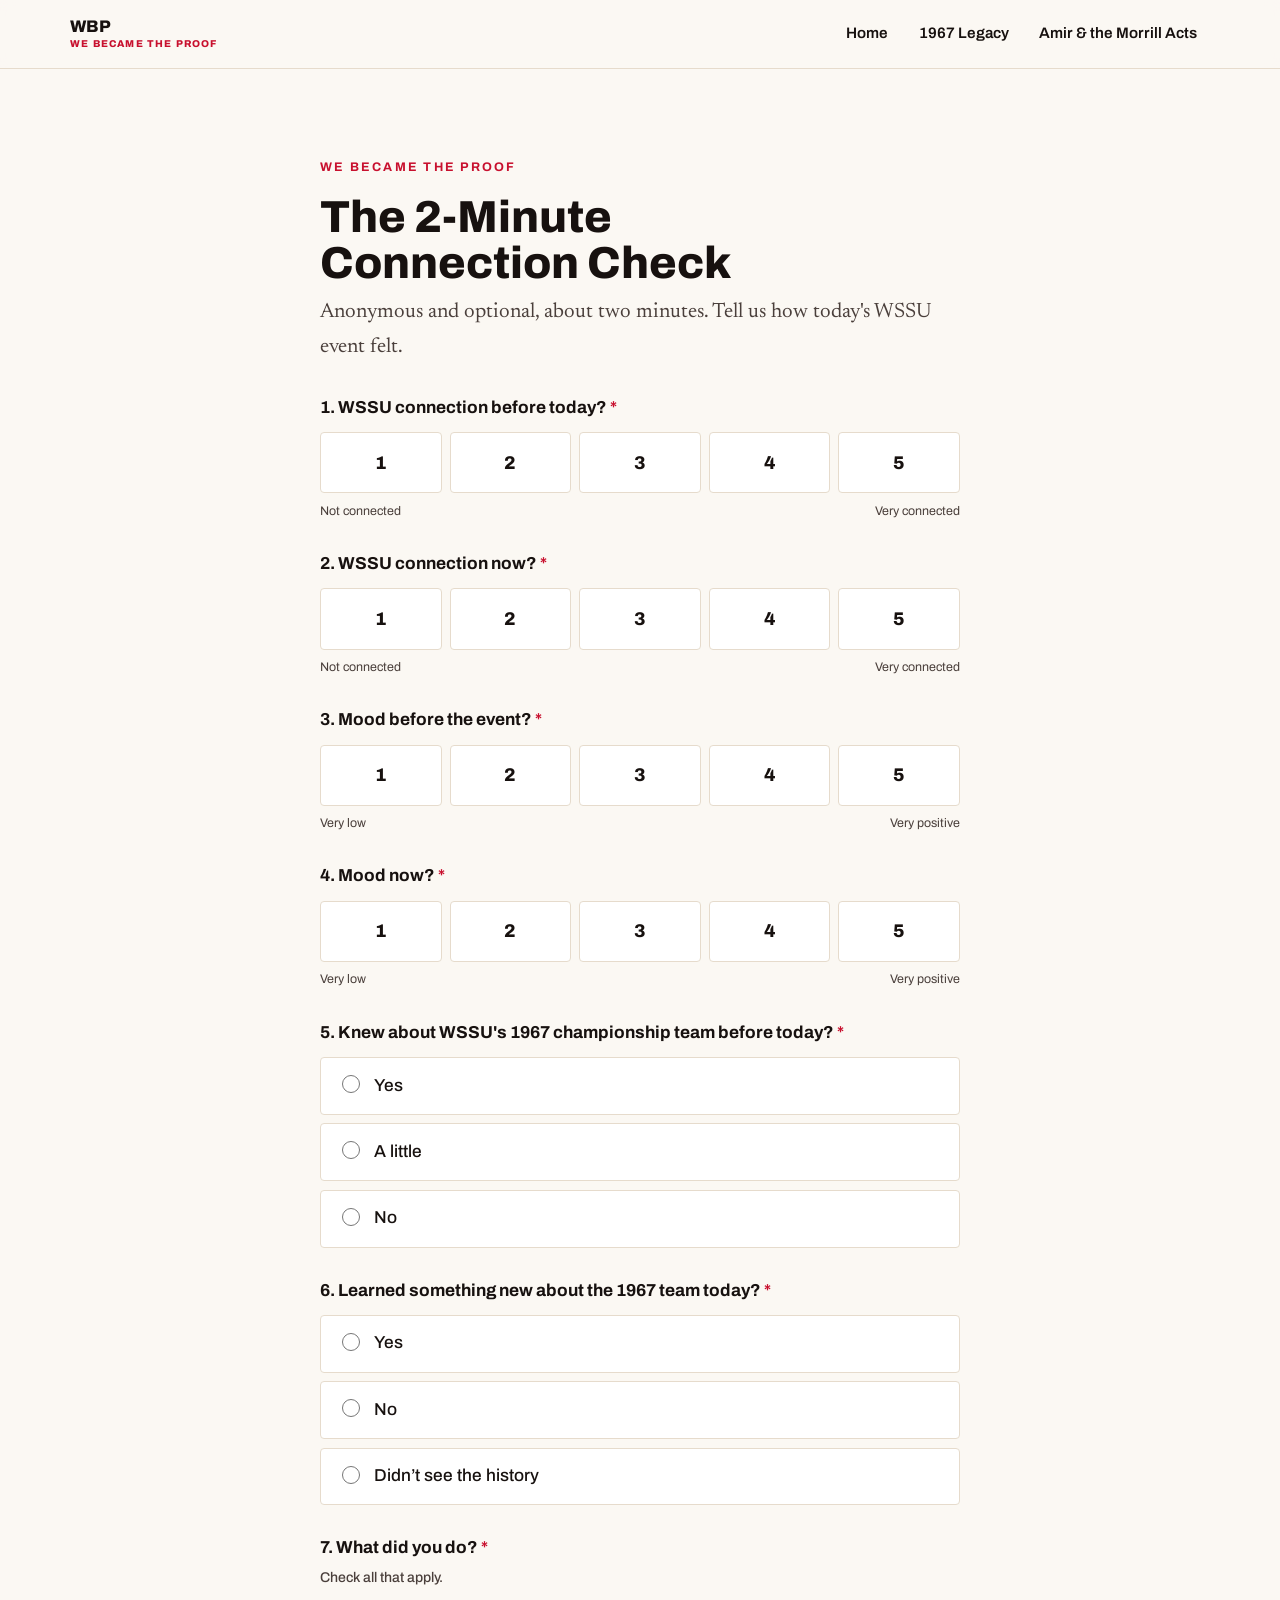
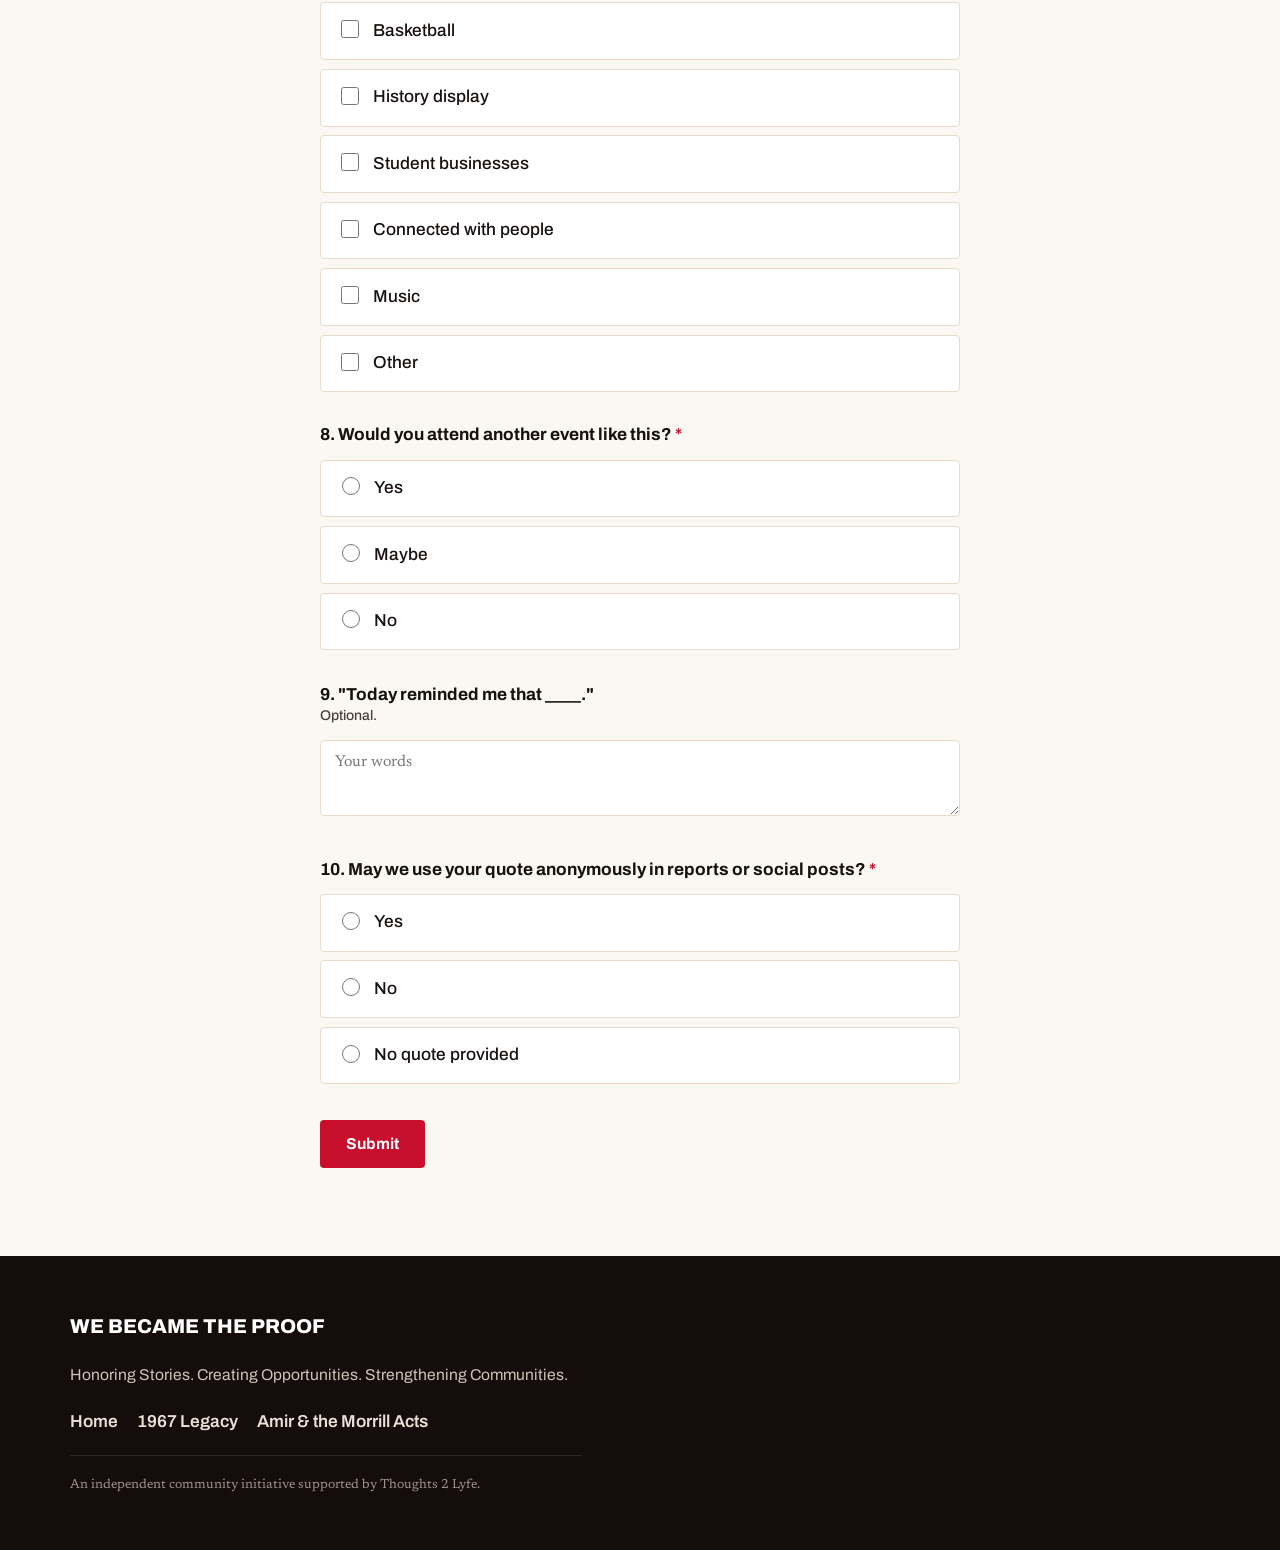
<file: survey.html>
<!doctype html>
<html lang="en">
<head>
<meta charset="utf-8">
<meta name="viewport" content="width=device-width, initial-scale=1, viewport-fit=cover">
<title>2-Minute Connection Check</title>
<meta name="description" content="Anonymous and optional, about two minutes. Tell us how today's WSSU event felt.">
<meta name="robots" content="noindex">
<link rel="icon" href="/favicon.ico" sizes="any">
<link rel="icon" href="/favicon.svg" type="image/svg+xml">
<link rel="apple-touch-icon" href="/apple-touch-icon.png">
<link rel="preconnect" href="https://fonts.googleapis.com">
<link rel="preconnect" href="https://fonts.gstatic.com" crossorigin>
<link rel="stylesheet" href="https://fonts.googleapis.com/css2?family=Archivo:wght@500;600;700;800&family=Newsreader:ital,opsz,wght@0,6..72,400;0,6..72,500;0,6..72,600;1,6..72,400&display=swap">
<link rel="stylesheet" href="styles.css">
</head>
<body>
<a class="skip" href="#main">Skip to content</a>

<header class="site-header">
  <div class="wrap nav">
    <a class="brand" href="index.html" aria-label="We Became the Proof home">
      <span class="brand-mark">WBP<small>We Became the Proof</small></span>
    </a>
    <button class="nav-toggle" aria-expanded="false" aria-controls="nav-links">
      <span class="bars" aria-hidden="true"></span> Menu
    </button>
    <ul class="nav-links" id="nav-links">
      <li><a href="index.html">Home</a></li>
      <li><a href="1967.html">1967 Legacy</a></li>
      <li><a href="amir.html">Amir &amp; the Morrill Acts</a></li>
    </ul>
  </div>
</header>

<main id="main" class="section">
  <div class="wrap form-wrap">

    <div id="intro">
      <p class="eyebrow">We Became the Proof</p>
      <h1 style="font-family:var(--font-display);font-weight:800;font-size:clamp(1.9rem,5vw,2.8rem);margin-bottom:.6rem">The 2-Minute Connection Check</h1>
      <p class="lede" style="margin-bottom:2rem">Anonymous and optional, about two minutes. Tell us how today's WSSU event felt.</p>
    </div>

    <form id="survey" action="about:blank" method="POST" target="gform_sink" novalidate>
      <input type="hidden" name="fvv" value="1">
      <input type="hidden" name="pageHistory" value="0">

      <fieldset class="field">
        <legend class="q">1. WSSU connection before today? <span class="req">*</span></legend>
        <div class="scale" role="radiogroup" aria-label="WSSU connection before today, 1 to 5">
          <label><input type="radio" data-q="q1" value="1" required><span class="pill">1</span></label>
          <label><input type="radio" data-q="q1" value="2"><span class="pill">2</span></label>
          <label><input type="radio" data-q="q1" value="3"><span class="pill">3</span></label>
          <label><input type="radio" data-q="q1" value="4"><span class="pill">4</span></label>
          <label><input type="radio" data-q="q1" value="5"><span class="pill">5</span></label>
        </div>
        <div class="scale-ends"><span>Not connected</span><span>Very connected</span></div>
      </fieldset>

      <fieldset class="field">
        <legend class="q">2. WSSU connection now? <span class="req">*</span></legend>
        <div class="scale" role="radiogroup" aria-label="WSSU connection now, 1 to 5">
          <label><input type="radio" data-q="q2" value="1" required><span class="pill">1</span></label>
          <label><input type="radio" data-q="q2" value="2"><span class="pill">2</span></label>
          <label><input type="radio" data-q="q2" value="3"><span class="pill">3</span></label>
          <label><input type="radio" data-q="q2" value="4"><span class="pill">4</span></label>
          <label><input type="radio" data-q="q2" value="5"><span class="pill">5</span></label>
        </div>
        <div class="scale-ends"><span>Not connected</span><span>Very connected</span></div>
      </fieldset>

      <fieldset class="field">
        <legend class="q">3. Mood before the event? <span class="req">*</span></legend>
        <div class="scale" role="radiogroup" aria-label="Mood before the event, 1 to 5">
          <label><input type="radio" data-q="q3" value="1" required><span class="pill">1</span></label>
          <label><input type="radio" data-q="q3" value="2"><span class="pill">2</span></label>
          <label><input type="radio" data-q="q3" value="3"><span class="pill">3</span></label>
          <label><input type="radio" data-q="q3" value="4"><span class="pill">4</span></label>
          <label><input type="radio" data-q="q3" value="5"><span class="pill">5</span></label>
        </div>
        <div class="scale-ends"><span>Very low</span><span>Very positive</span></div>
      </fieldset>

      <fieldset class="field">
        <legend class="q">4. Mood now? <span class="req">*</span></legend>
        <div class="scale" role="radiogroup" aria-label="Mood now, 1 to 5">
          <label><input type="radio" data-q="q4" value="1" required><span class="pill">1</span></label>
          <label><input type="radio" data-q="q4" value="2"><span class="pill">2</span></label>
          <label><input type="radio" data-q="q4" value="3"><span class="pill">3</span></label>
          <label><input type="radio" data-q="q4" value="4"><span class="pill">4</span></label>
          <label><input type="radio" data-q="q4" value="5"><span class="pill">5</span></label>
        </div>
        <div class="scale-ends"><span>Very low</span><span>Very positive</span></div>
      </fieldset>

      <fieldset class="field">
        <legend class="q">5. Knew about WSSU's 1967 championship team before today? <span class="req">*</span></legend>
        <div class="choices">
          <label class="choice"><input type="radio" data-q="q5" value="Yes" required> Yes</label>
          <label class="choice"><input type="radio" data-q="q5" value="A little"> A little</label>
          <label class="choice"><input type="radio" data-q="q5" value="No"> No</label>
        </div>
      </fieldset>

      <fieldset class="field">
        <legend class="q">6. Learned something new about the 1967 team today? <span class="req">*</span></legend>
        <div class="choices">
          <label class="choice"><input type="radio" data-q="q6" value="Yes" required> Yes</label>
          <label class="choice"><input type="radio" data-q="q6" value="No"> No</label>
          <label class="choice"><input type="radio" data-q="q6" value="Didn&#8217;t see the history"> Didn&#8217;t see the history</label>
        </div>
      </fieldset>

      <fieldset class="field">
        <legend class="q">7. What did you do? <span class="req">*</span></legend>
        <p class="help">Check all that apply.</p>
        <div class="choices">
          <label class="choice"><input type="checkbox" data-q="q7" value="Basketball"> Basketball</label>
          <label class="choice"><input type="checkbox" data-q="q7" value="History display"> History display</label>
          <label class="choice"><input type="checkbox" data-q="q7" value="Student businesses"> Student businesses</label>
          <label class="choice"><input type="checkbox" data-q="q7" value="Connected with people"> Connected with people</label>
          <label class="choice"><input type="checkbox" data-q="q7" value="Music"> Music</label>
          <label class="choice"><input type="checkbox" id="q7other" value="__other_option__"> Other</label>
        </div>
        <input class="other-text" type="text" id="q7otherText" placeholder="Something else" aria-label="Other, please describe" hidden>
      </fieldset>

      <fieldset class="field">
        <legend class="q">8. Would you attend another event like this? <span class="req">*</span></legend>
        <div class="choices">
          <label class="choice"><input type="radio" data-q="q8" value="Yes" required> Yes</label>
          <label class="choice"><input type="radio" data-q="q8" value="Maybe"> Maybe</label>
          <label class="choice"><input type="radio" data-q="q8" value="No"> No</label>
        </div>
      </fieldset>

      <div class="field">
        <label class="q" for="q9">9. "Today reminded me that ____."</label>
        <p class="help">Optional.</p>
        <textarea id="q9" data-q="q9" rows="3" placeholder="Your words"></textarea>
      </div>

      <fieldset class="field">
        <legend class="q">10. May we use your quote anonymously in reports or social posts? <span class="req">*</span></legend>
        <div class="choices">
          <label class="choice"><input type="radio" data-q="q10" value="Yes" required> Yes</label>
          <label class="choice"><input type="radio" data-q="q10" value="No"> No</label>
          <label class="choice"><input type="radio" data-q="q10" value="No quote provided"> No quote provided</label>
        </div>
      </fieldset>

      <div class="form-submit">
        <button type="submit" class="btn"><span>Submit</span></button>
        <span class="form-error" id="err" hidden>Please answer every required question (marked *).</span>
      </div>
    </form>

    <div id="thanks" class="thanks" hidden>
      <h2>Thank you.</h2>
      <p style="max-width:40ch;margin:0 auto 1.5rem">Your responses help us make the next experience better.</p>
      <a class="back-home" href="index.html">← Back to home</a>
    </div>

  </div>
</main>

<iframe name="gform_sink" title="submission target" style="display:none" aria-hidden="true"></iframe>

<footer class="site-footer">
  <div class="wrap">
    <div class="f-brand">We Became the Proof</div>
    <p class="tagline">Honoring Stories. Creating Opportunities. Strengthening Communities.</p>
    <nav aria-label="Footer">
      <a href="index.html">Home</a>
      <a href="1967.html">1967 Legacy</a>
      <a href="amir.html">Amir &amp; the Morrill Acts</a>
    </nav>
    <p class="note">An independent community initiative supported by Thoughts 2 Lyfe.</p>
  </div>
</footer>

<script>
/* ===================================================================
   GOOGLE FORM WIRING
   Paste the field IDs from the pre-filled URL the Apps Script prints.
   The URL looks like:
     https://docs.google.com/forms/d/e/FORM_ID/viewform?entry.111=1&entry.222=1&...
   - action: replace FORM_ID below (keep /formResponse at the end)
   - q1..q10: the entry.NNN values in question order
   =================================================================== */
var GFORM = {
  action: "https://docs.google.com/forms/d/e/1FAIpQLScnZkBKYfImy4U2OLJNkb-WngH0Vf0RLoE0MDUMsR7hgzShLg/formResponse",
  q1: "entry.370917681",
  q2: "entry.1764333914",
  q3: "entry.257446587",
  q4: "entry.1405894542",
  q5: "entry.952843984",
  q6: "entry.1749893986",
  q7: "entry.124843616",
  q8: "entry.738195239",
  q9: "entry.904755187",
  q10: "entry.420689280"
};

(function(){
  var form = document.getElementById('survey');
  var err = document.getElementById('err');
  var otherBox = document.getElementById('q7other');
  var otherText = document.getElementById('q7otherText');
  var sink = window.frames['gform_sink'];
  var submitted = false;

  // wire field names to the Google Form entry IDs
  form.action = GFORM.action;
  document.querySelectorAll('[data-q]').forEach(function(el){
    if (GFORM[el.dataset.q]) el.name = GFORM[el.dataset.q];
  });
  otherBox.name = GFORM.q7;
  otherText.name = GFORM.q7 + '.other_option_response';

  // show the "other" text box only when Other is checked
  otherBox.addEventListener('change', function(){
    otherText.hidden = !otherBox.checked;
    if (otherBox.checked) otherText.focus();
  });

  var REQUIRED = ['q1','q2','q3','q4','q5','q6','q8','q10']; // not q7, not q9 (handled below / optional)

  function groupAnswered(q){
    return !!form.querySelector('[data-q="'+q+'"]:checked');
  }
  function q7Answered(){
    return form.querySelectorAll('[data-q="q7"]:checked').length > 0 || otherBox.checked;
  }

  var shown = false;
  function showThanks(){
    if (shown) return; shown = true;
    document.getElementById('intro').hidden = true;
    form.hidden = true;
    document.getElementById('thanks').hidden = false;
    window.scrollTo({top:0, behavior:'smooth'});
  }

  form.addEventListener('submit', function(e){
    var ok = REQUIRED.every(groupAnswered) && q7Answered();
    if (otherBox.checked && !otherText.value.trim()) ok = false;
    if (!ok){
      e.preventDefault();
      err.hidden = false;
      var firstBad = REQUIRED.filter(function(q){return !groupAnswered(q);})[0] || (!q7Answered() ? 'q7' : null);
      if (firstBad){ var el = form.querySelector('[data-q="'+firstBad+'"]'); if (el) el.closest('.field').scrollIntoView({behavior:'smooth', block:'center'}); }
      return;
    }
    err.hidden = true;
    submitted = true;               // native POST proceeds into the hidden iframe
    setTimeout(showThanks, 1200);   // confirm even if Google blocks the iframe's response page
  });

  // the hidden iframe loading after a submit is the success signal; the timer is a fallback
  var iframe = document.getElementsByName('gform_sink')[0];
  iframe.addEventListener('load', function(){ if (submitted) showThanks(); });
})();
</script>
<script>
(function(){
  var t=document.querySelector('.nav-toggle'), l=document.getElementById('nav-links');
  function sync(){ if(window.matchMedia('(max-width:820px)').matches){ l.hidden = t.getAttribute('aria-expanded')!=='true'; } else { l.hidden=false; } }
  t.addEventListener('click',function(){ var open=t.getAttribute('aria-expanded')==='true'; t.setAttribute('aria-expanded',String(!open)); l.hidden=open; });
  window.addEventListener('resize',sync); sync();
})();
</script>
</body>
</html>
</file>
<file: styles.css>
/* ============================================================
   WE BECAME THE PROOF shared stylesheet
   Brand system: WBP red / black / white.
   NOTE: the red values below are PLACEHOLDERS. Replace the hex in
   the :root block with the exact colors extracted from the official
   WBP logo. Do not substitute the Thoughts 2 Lyfe colors.
   ============================================================ */

/* ---- Design tokens : light (default) ---- */
:root {
  /* brand */
  --red:       #C8102E;   /* TODO: replace with logo red */
  --red-deep:  #7A0C1E;   /* TODO: replace with logo deep red */
  --red-tint:  #FBE9EC;

  /* warm neutrals, biased toward the red accent */
  --ink:       #17110F;   /* near-black, warm */
  --ink-soft:  #4A3F3B;   /* secondary text */
  --paper:     #FBF8F3;   /* page background */
  --surface:   #FFFFFF;   /* cards */
  --band:      #F3ECE1;   /* alternating section band */
  --band-ink:  #140D0C;   /* dark band background */
  --line:      #E6DBCC;   /* hairline */

  --focus:     #1769C9;   /* keyboard focus ring (non-brand, high-contrast) */

  /* type */
  --font-display: "Archivo", "Helvetica Neue", Arial, sans-serif;
  --font-body:    "Newsreader", Georgia, "Times New Roman", serif;
  --font-ui:      "Archivo", "Helvetica Neue", Arial, sans-serif;

  /* scale */
  --wrap: 1180px;
  --wrap-narrow: 760px;
  --radius: 4px;
  --shadow: 0 1px 2px rgba(20,13,12,.06), 0 10px 30px -18px rgba(20,13,12,.35);
  color-scheme: light;
}

/* ---- Design tokens : dark ---- */
@media (prefers-color-scheme: dark) {
  :root:not([data-theme="light"]) {
    --red:      #F0314A;
    --red-deep: #C8102E;
    --red-tint: #2A1216;
    --ink:      #F5EFE7;
    --ink-soft: #C2B5A7;
    --paper:    #141110;
    --surface:  #1C1815;
    --band:     #211A17;
    --band-ink: #0D0908;
    --line:     #342B26;
    --focus:    #6AB0FF;
    color-scheme: dark;
  }
}
:root[data-theme="dark"] {
  --red:      #F0314A;
  --red-deep: #C8102E;
  --red-tint: #2A1216;
  --ink:      #F5EFE7;
  --ink-soft: #C2B5A7;
  --paper:    #141110;
  --surface:  #1C1815;
  --band:     #211A17;
  --band-ink: #0D0908;
  --line:     #342B26;
  --focus:    #6AB0FF;
  color-scheme: dark;
}

/* ---- reset ---- */
*, *::before, *::after { box-sizing: border-box; }
html { -webkit-text-size-adjust: 100%; scroll-behavior: smooth; }
@media (prefers-reduced-motion: reduce) {
  html { scroll-behavior: auto; }
  *, *::before, *::after { animation-duration: .001ms !important; transition-duration: .001ms !important; }
}
body {
  margin: 0;
  background: var(--paper);
  color: var(--ink);
  font-family: var(--font-body);
  font-size: 1.08rem;
  line-height: 1.65;
  font-synthesis-weight: none;
  -webkit-font-smoothing: antialiased;
  text-rendering: optimizeLegibility;
}
img { max-width: 100%; height: auto; display: block; }
a { color: var(--red-deep); }
h1, h2, h3, h4 { font-family: var(--font-display); line-height: 1.04; text-wrap: balance; margin: 0; }
p { margin: 0; }
:focus-visible { outline: 3px solid var(--focus); outline-offset: 3px; border-radius: 2px; }

/* skip link */
.skip {
  position: absolute; left: 12px; top: -60px; z-index: 100;
  background: var(--ink); color: #fff; padding: .6rem 1rem; border-radius: var(--radius);
  font-family: var(--font-ui); font-weight: 600; transition: top .15s;
}
.skip:focus { top: 12px; }

/* ---- layout ---- */
.wrap { width: 100%; max-width: var(--wrap); margin-inline: auto;
  padding-inline: max(20px, env(safe-area-inset-left, 0px)) max(20px, env(safe-area-inset-right, 0px)); }
.narrow { max-width: var(--wrap-narrow); }
.section { padding-block: clamp(3rem, 7vw, 5.5rem); }
.section--tight { padding-block: clamp(2.2rem, 5vw, 3.5rem); }
.band { background: var(--band); }
.band-dark { background: var(--band-ink); color: #F6F1EA; }
.band-dark h1, .band-dark h2, .band-dark h3 { color: #fff; }

.eyebrow {
  font-family: var(--font-ui); font-weight: 700; font-size: .78rem;
  letter-spacing: .18em; text-transform: uppercase; color: var(--red);
  margin: 0 0 1rem;
}
.band-dark .eyebrow { color: var(--red); }
.lede { font-size: clamp(1.12rem, 2vw, 1.3rem); color: var(--ink-soft); max-width: 60ch; }
.section > .wrap > h2 { font-size: clamp(1.7rem, 3.4vw, 2.6rem); font-weight: 800; letter-spacing: -.01em; }
.measure { max-width: 62ch; }

/* ---- buttons ---- */
.btn, .btn-ghost {
  font-family: var(--font-ui); font-weight: 700; font-size: .98rem;
  display: inline-flex; align-items: center; gap: .5rem;
  padding: .85rem 1.5rem; border-radius: var(--radius);
  text-decoration: none; cursor: pointer; border: 2px solid transparent;
  transition: transform .12s ease, background .18s ease, color .18s ease;
}
.btn { background: var(--red); color: #fff; }
.btn:hover { background: var(--red-deep); transform: translateY(-2px); }
.btn-ghost { background: transparent; color: inherit; border-color: currentColor; }
.btn-ghost:hover { background: currentColor; transform: translateY(-2px); }
.btn-ghost:hover span { color: var(--paper); }
.cta-row { display: flex; flex-wrap: wrap; gap: .9rem; }

/* ---- header / nav ---- */
.site-header {
  position: sticky; top: env(safe-area-inset-top, 0px); z-index: 40;
  background: color-mix(in srgb, var(--paper) 88%, transparent);
  backdrop-filter: saturate(1.4) blur(8px);
  border-bottom: 1px solid var(--line);
}
.nav { display: flex; align-items: center; justify-content: space-between; gap: 1rem; min-height: 68px; }
.brand { display: flex; align-items: center; gap: .7rem; text-decoration: none; color: var(--ink); }
.brand img { height: 42px; width: auto; }
.brand .brand-mark {
  font-family: var(--font-display); font-weight: 800; letter-spacing: -.01em;
  font-size: 1.05rem; line-height: 1; text-transform: uppercase;
}
.brand .brand-mark small { display: block; font-size: .62rem; letter-spacing: .12em; color: var(--red); margin-top: 3px; }
.nav-links { display: flex; align-items: center; gap: .3rem; list-style: none; margin: 0; padding: 0; }
.nav-links a {
  font-family: var(--font-ui); font-weight: 600; font-size: .95rem; text-decoration: none;
  color: var(--ink); padding: .55rem .8rem; border-radius: var(--radius); display: inline-block;
}
.nav-links a:hover { background: var(--red-tint); color: var(--red-deep); }
.nav-links a[aria-current="page"] { color: var(--red-deep); box-shadow: inset 0 -2px 0 var(--red); }
.nav-toggle { display: none; }

@media (max-width: 820px) {
  .nav-toggle {
    display: inline-flex; align-items: center; gap: .5rem; background: none; border: 0;
    font-family: var(--font-ui); font-weight: 700; color: var(--ink); cursor: pointer; padding: .5rem;
  }
  .nav-toggle .bars { width: 22px; height: 2px; background: currentColor; position: relative; display: block; }
  .nav-toggle .bars::before, .nav-toggle .bars::after { content: ""; position: absolute; left: 0; width: 22px; height: 2px; background: currentColor; }
  .nav-toggle .bars::before { top: -7px; } .nav-toggle .bars::after { top: 7px; }
  .nav-links {
    position: absolute; left: 0; right: 0; top: 100%;
    flex-direction: column; align-items: stretch; gap: 0;
    background: var(--surface); border-bottom: 1px solid var(--line);
    padding: .5rem max(20px, env(safe-area-inset-left,0px)) 1rem; box-shadow: var(--shadow);
  }
  .nav-links a { padding: .85rem .4rem; border-bottom: 1px solid var(--line); border-radius: 0; }
  .nav-links[hidden] { display: none; }
}

/* ---- hero (home) ---- */
.hero {
  background:
    radial-gradient(130% 120% at 80% -10%, color-mix(in srgb, var(--red) 16%, transparent), transparent 55%),
    var(--band-ink);
  color: #F7F2EB; position: relative; overflow: hidden;
}
.hero .wrap { padding-block: clamp(3.5rem, 9vw, 7rem); position: relative; z-index: 2; }
.hero .eyebrow { color: #fff; opacity: .85; }
.hero h1 {
  font-weight: 800; letter-spacing: -.02em; color: #fff;
  font-size: clamp(2.6rem, 8.5vw, 6rem); margin: 0 0 1rem; max-width: 16ch;
}
.hero h1 .accent { color: var(--red); }
.hero .sub { font-family: var(--font-ui); font-weight: 600; font-size: clamp(1.05rem, 2.4vw, 1.5rem); color: #fff; margin: 0 0 1.2rem; }
.hero .hero-text { max-width: 54ch; color: #E9E0D6; font-size: 1.14rem; margin: 0 0 1.8rem; }
.hero .btn-ghost { color: #fff; }
.hero-mark { position: absolute; right: -4%; bottom: -12%; width: min(46%, 520px); opacity: .20; z-index: 1; filter: saturate(1.1); pointer-events: none; }
@media (max-width: 720px){ .hero-mark { display: none; } }

/* ---- mission / vision ---- */
.two-col { display: grid; grid-template-columns: repeat(auto-fit, minmax(280px, 1fr)); gap: clamp(1.4rem, 3vw, 2.6rem); }
.statement h2 { font-size: clamp(1.5rem, 2.6vw, 2rem); font-weight: 800; color: var(--red-deep); margin-bottom: .6rem; }
.band-dark .statement h2 { color: var(--red); }

/* ---- program cards (The Need / Connection / Proof) ---- */
.cards { display: grid; grid-template-columns: repeat(auto-fit, minmax(250px, 1fr)); gap: 1.3rem; }
.card {
  background: var(--surface); border: 1px solid var(--line); border-radius: var(--radius);
  padding: 1.6rem 1.5rem 1.7rem; position: relative; overflow: hidden;
}
.card .num {
  font-family: var(--font-display); font-weight: 800; font-size: .95rem; color: var(--red);
  letter-spacing: .04em;
}
.card h3 { font-size: 1.18rem; font-weight: 800; letter-spacing: .02em; text-transform: uppercase; margin: .5rem 0 .55rem; }
.card p { color: var(--ink-soft); font-size: 1.02rem; }
.card::before { content: ""; position: absolute; left: 0; top: 0; height: 4px; width: 100%; background: var(--red); }

/* ---- citation / small research note ---- */
.citation {
  border-left: 3px solid var(--red); background: var(--surface);
  padding: 1.1rem 1.3rem; border-radius: 0 var(--radius) var(--radius) 0;
  font-size: .98rem; color: var(--ink-soft); box-shadow: var(--shadow);
}
.citation a { word-break: break-word; }

/* ---- story tiles ---- */
.tiles { display: grid; grid-template-columns: repeat(auto-fit, minmax(300px, 1fr)); gap: 1.4rem; }
.tile {
  display: flex; flex-direction: column; background: var(--surface);
  border: 1px solid var(--line); border-radius: var(--radius); overflow: hidden; text-decoration: none; color: inherit;
  transition: transform .15s ease, box-shadow .2s ease;
}
.tile:hover { transform: translateY(-4px); box-shadow: var(--shadow); }
.tile .thumb { aspect-ratio: 16 / 10; background: var(--band-ink); overflow: hidden; }
.tile .thumb img { width: 100%; height: 100%; object-fit: cover; }
.tile .body { padding: 1.3rem 1.4rem 1.5rem; display: flex; flex-direction: column; gap: .5rem; flex: 1; }
.tile h3 { font-family: var(--font-display); font-weight: 800; font-size: 1.3rem; }
.tile p { color: var(--ink-soft); font-size: 1rem; }
.tile .more { font-family: var(--font-ui); font-weight: 700; color: var(--red-deep); margin-top: auto; }

/* ---- closing statement ---- */
.closing { text-align: center; }
.closing p {
  font-family: var(--font-display); font-weight: 800; letter-spacing: -.01em;
  font-size: clamp(1.4rem, 3.6vw, 2.3rem); max-width: 22ch; margin-inline: auto; line-height: 1.12; color: #fff;
}

/* split hero layout (education pages) */
.split { display: grid; grid-template-columns: 1.05fr .95fr; gap: clamp(1.6rem, 4vw, 3.4rem); align-items: center; }
@media (max-width: 760px) { .split { grid-template-columns: 1fr; } }

/* ---- big hero image (education pages) ---- */
.feature-hero { background: var(--band-ink); }
.feature-hero .frame {
  border: 1px solid rgba(255,255,255,.14); border-radius: var(--radius); overflow: hidden;
  box-shadow: 0 30px 60px -30px rgba(0,0,0,.7); background: #000;
}
.feature-hero figcaption { color: #CFC4B7; font-family: var(--font-ui); font-size: .85rem; margin-top: .7rem; }
.display-year {
  font-family: var(--font-display); font-weight: 800; color: var(--red);
  font-size: clamp(4rem, 20vw, 13rem); line-height: .8; letter-spacing: -.03em; margin: 0;
}

/* ---- stat tiles ---- */
.stats { display: grid; grid-template-columns: repeat(auto-fit, minmax(190px, 1fr)); gap: 1.1rem; }
.stat {
  background: var(--surface); border: 1px solid var(--line); border-top: 4px solid var(--red);
  border-radius: var(--radius); padding: 1.6rem 1.4rem;
}
.stat .fig {
  font-family: var(--font-display); font-weight: 800; font-size: clamp(2.2rem, 5vw, 3.2rem);
  color: var(--ink); letter-spacing: -.02em; font-variant-numeric: tabular-nums; line-height: 1;
}
.stat .label { font-family: var(--font-ui); font-weight: 600; color: var(--ink-soft); margin-top: .5rem; font-size: .98rem; }

/* ---- person blocks ---- */
.people { display: grid; gap: clamp(1.4rem, 3vw, 2.2rem); }
.person { border-top: 2px solid var(--line); padding-top: 1.4rem; }
.person h3 { font-size: clamp(1.4rem, 3vw, 2rem); font-weight: 800; color: var(--red-deep); margin-bottom: .5rem; }
.band-dark .person h3 { color: var(--red); }

/* ---- timeline (Morrill Acts) ---- */
.timeline { display: grid; gap: 1.3rem; }
.event {
  background: var(--surface); border: 1px solid var(--line); border-left: 4px solid var(--red);
  border-radius: 0 var(--radius) var(--radius) 0; padding: 1.5rem 1.6rem;
}
.event .year { font-family: var(--font-display); font-weight: 800; color: var(--red); font-size: 1.05rem; letter-spacing: .02em; }
.event h3 { font-size: 1.3rem; font-weight: 800; margin: .3rem 0 .6rem; }
.event p { color: var(--ink-soft); }

/* ---- gallery ---- */
.gallery { display: grid; grid-template-columns: repeat(auto-fill, minmax(220px, 1fr)); gap: 1rem; }
.gallery figure { margin: 0; background: var(--surface); border: 1px solid var(--line); border-radius: var(--radius); overflow: hidden; }
.gallery img { width: 100%; aspect-ratio: 4 / 3; object-fit: cover; background: var(--band-ink); }
.gallery figcaption { font-family: var(--font-ui); font-size: .8rem; color: var(--ink-soft); padding: .6rem .7rem .8rem; }
.gallery .tall img { aspect-ratio: 3 / 4; }

/* ---- sources ---- */
.sources { font-family: var(--font-ui); font-size: .95rem; }
.sources h2 { font-size: 1.1rem; font-weight: 800; text-transform: uppercase; letter-spacing: .08em; color: var(--ink-soft); margin-bottom: 1rem; }
.sources ul { list-style: none; margin: 0; padding: 0; display: grid; gap: .7rem; }
.sources li { display: flex; gap: .6rem; }
.sources li::before { content: "→"; color: var(--red); font-weight: 700; }
.sources a { color: var(--ink); word-break: break-word; }
.sources a:hover { color: var(--red-deep); }
.rights { font-size: .85rem; color: var(--ink-soft); margin-top: 1.4rem; max-width: 70ch; }

/* ---- back to home ---- */
.back-home { display: inline-flex; align-items: center; gap: .5rem; font-family: var(--font-ui); font-weight: 700; color: var(--red-deep); text-decoration: none; }
.back-home:hover { text-decoration: underline; }

/* ---- footer ---- */
.site-footer { background: var(--band-ink); color: #D8CEC2; }
.site-footer .wrap { padding-block: clamp(2.4rem, 5vw, 3.4rem); display: grid; gap: 1.2rem; }
.site-footer .f-brand { font-family: var(--font-display); font-weight: 800; color: #fff; font-size: 1.25rem; text-transform: uppercase; }
.site-footer .tagline { font-family: var(--font-ui); color: #CFC4B7; font-size: .98rem; }
.site-footer nav { display: flex; flex-wrap: wrap; gap: 1.2rem; }
.site-footer nav a { color: #E9E0D6; font-family: var(--font-ui); font-weight: 600; text-decoration: none; }
.site-footer nav a:hover { color: var(--red); }
.site-footer .note { font-size: .82rem; color: #9E9388; max-width: 64ch; border-top: 1px solid rgba(255,255,255,.1); padding-top: 1.1rem; }

/* ---- branded survey form (/survey) ---- */
.form-wrap { max-width: 680px; }
.field { border: 0; margin: 0; padding: 0; display: block; }
.field + .field { margin-top: 2rem; }
.field legend, .field .q { font-family: var(--font-ui); font-weight: 700; font-size: 1.08rem; color: var(--ink); padding: 0; margin-bottom: .8rem; line-height: 1.3; }
.field .req { color: var(--red); }
.field .help { font-family: var(--font-ui); font-weight: 500; font-size: .88rem; color: var(--ink-soft); margin: -.4rem 0 .8rem; }
.scale { display: grid; grid-template-columns: repeat(5, 1fr); gap: .5rem; }
.scale label { position: relative; }
.scale input { position: absolute; opacity: 0; inset: 0; cursor: pointer; }
.scale .pill { display: flex; align-items: center; justify-content: center; padding: .9rem 0; border: 1.5px solid var(--line); border-radius: var(--radius); background: var(--surface); font-family: var(--font-display); font-weight: 800; font-size: 1.15rem; color: var(--ink); cursor: pointer; transition: all .12s; }
.scale input:checked + .pill { background: var(--red); border-color: var(--red); color: #fff; }
.scale input:focus-visible + .pill { outline: 3px solid var(--focus); outline-offset: 2px; }
.scale label:hover .pill { border-color: var(--red); }
.scale-ends { display: flex; justify-content: space-between; font-family: var(--font-ui); font-size: .78rem; color: var(--ink-soft); margin-top: .45rem; }
.choices { display: grid; gap: .55rem; }
.choice { display: flex; align-items: flex-start; gap: .7rem; padding: .85rem 1rem; border: 1.5px solid var(--line); border-radius: var(--radius); background: var(--surface); cursor: pointer; font-family: var(--font-ui); font-weight: 500; transition: border-color .12s, background .12s; }
.choice:hover { border-color: var(--red); }
.choice input { margin-top: .2rem; accent-color: var(--red); width: 18px; height: 18px; flex: none; }
.choice:has(input:checked) { border-color: var(--red); background: var(--red-tint); }
.choice input:focus-visible { outline: 3px solid var(--focus); outline-offset: 2px; }
.field textarea, .field input[type="text"] { width: 100%; font-family: var(--font-body); font-size: 1rem; padding: .8rem .9rem; border: 1.5px solid var(--line); border-radius: var(--radius); background: var(--surface); color: var(--ink); resize: vertical; }
.field textarea:focus, .field input[type="text"]:focus { outline: 3px solid var(--focus); outline-offset: 1px; border-color: var(--red); }
.other-text { margin-top: .5rem; }
.form-error { color: var(--red-deep); font-family: var(--font-ui); font-weight: 600; font-size: .9rem; margin-top: .5rem; }
.form-submit { margin-top: 2.2rem; display: flex; align-items: center; gap: 1rem; flex-wrap: wrap; }
.thanks { text-align: center; padding: 2rem 0; }
.thanks h2 { font-family: var(--font-display); font-weight: 800; font-size: clamp(1.6rem, 4vw, 2.4rem); color: var(--red-deep); margin-bottom: .6rem; }

/* ---- survey / QR band ---- */
.survey-grid { display: grid; grid-template-columns: auto 1fr; gap: clamp(1.5rem, 4vw, 2.6rem); align-items: center; }
@media (max-width: 640px) { .survey-grid { grid-template-columns: 1fr; justify-items: start; } }
.qr-card { background: #fff; padding: 16px; border-radius: 10px; box-shadow: 0 16px 40px -20px rgba(0,0,0,.6); display: inline-flex; align-items: center; justify-content: center; }
.qr-card img, .qr-card canvas { display: block; width: 190px; height: 190px; }
.qr-hint { font-family: var(--font-ui); font-size: .82rem; color: #CFC4B7; max-width: 190px; text-align: center; }

/* generic stacking helper */
.stack > * + * { margin-top: 1.1rem; }
.stack-lg > * + * { margin-top: 1.8rem; }
</file>
